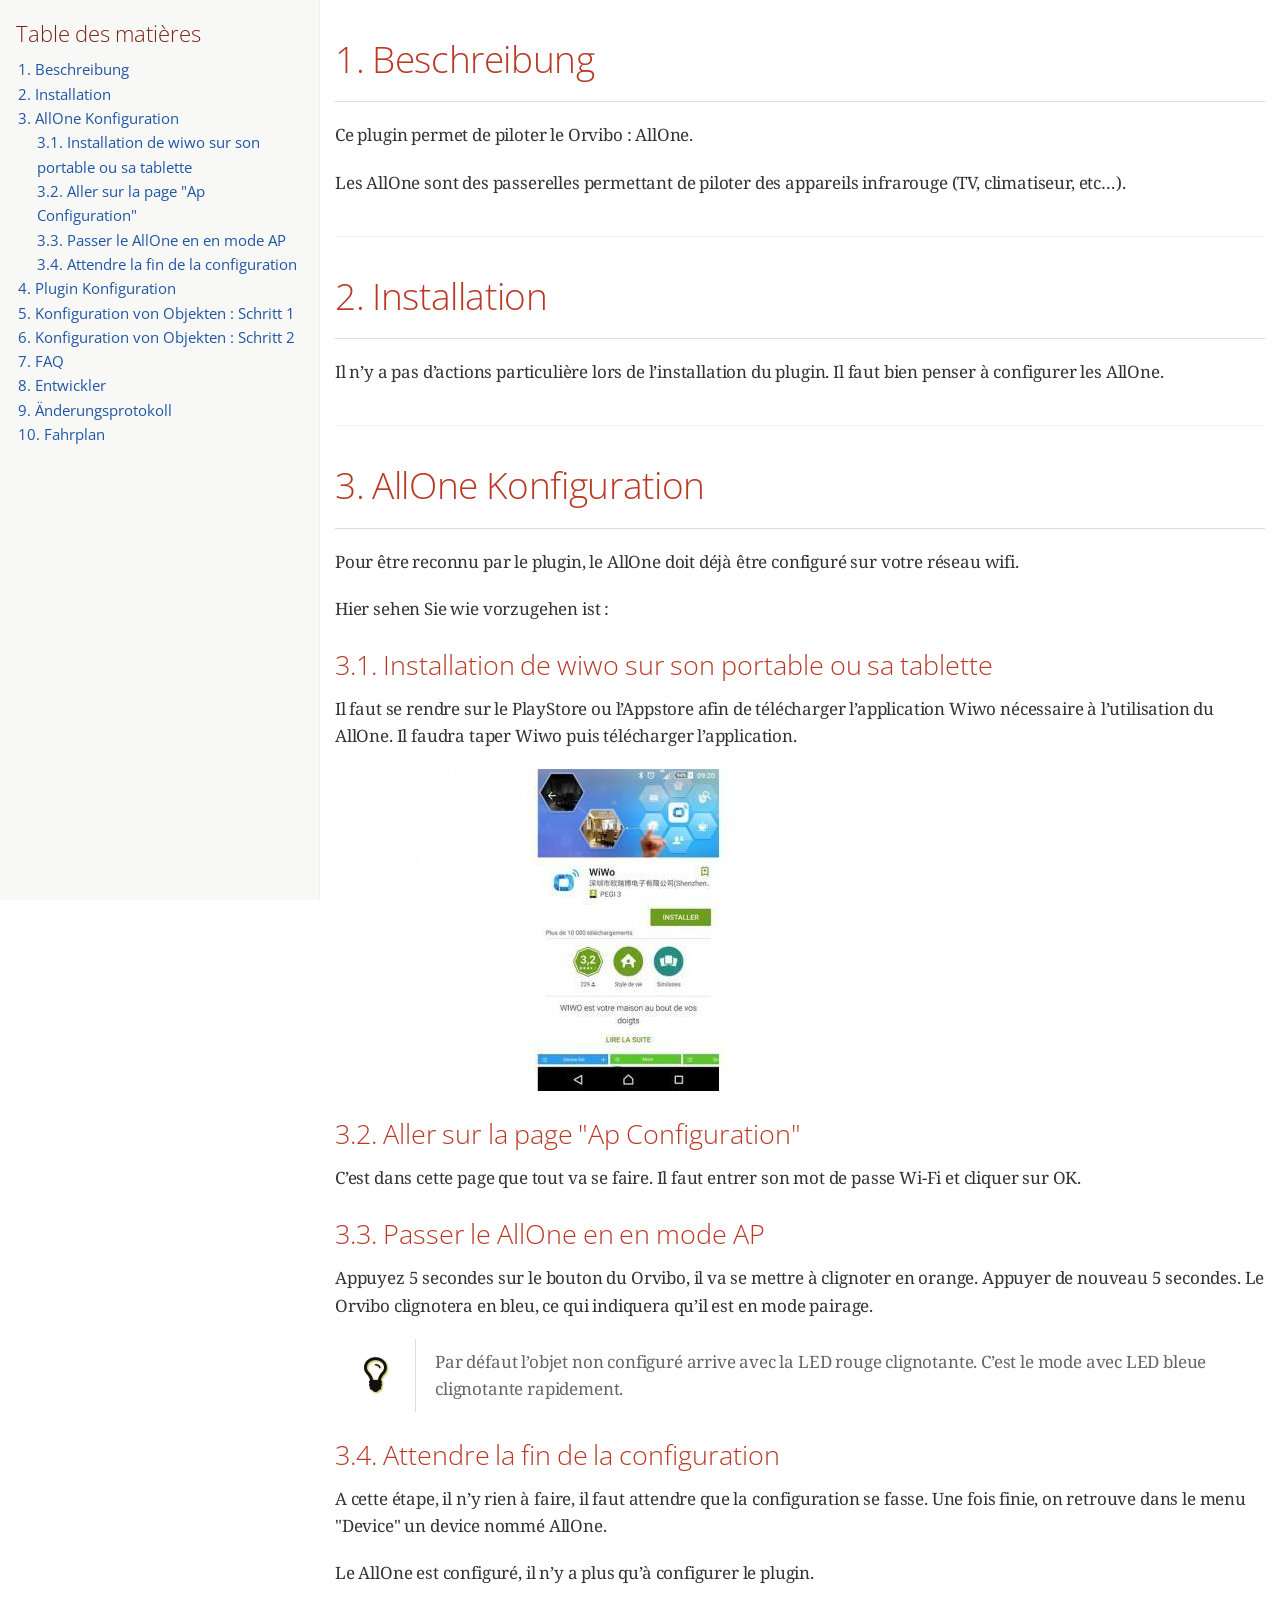
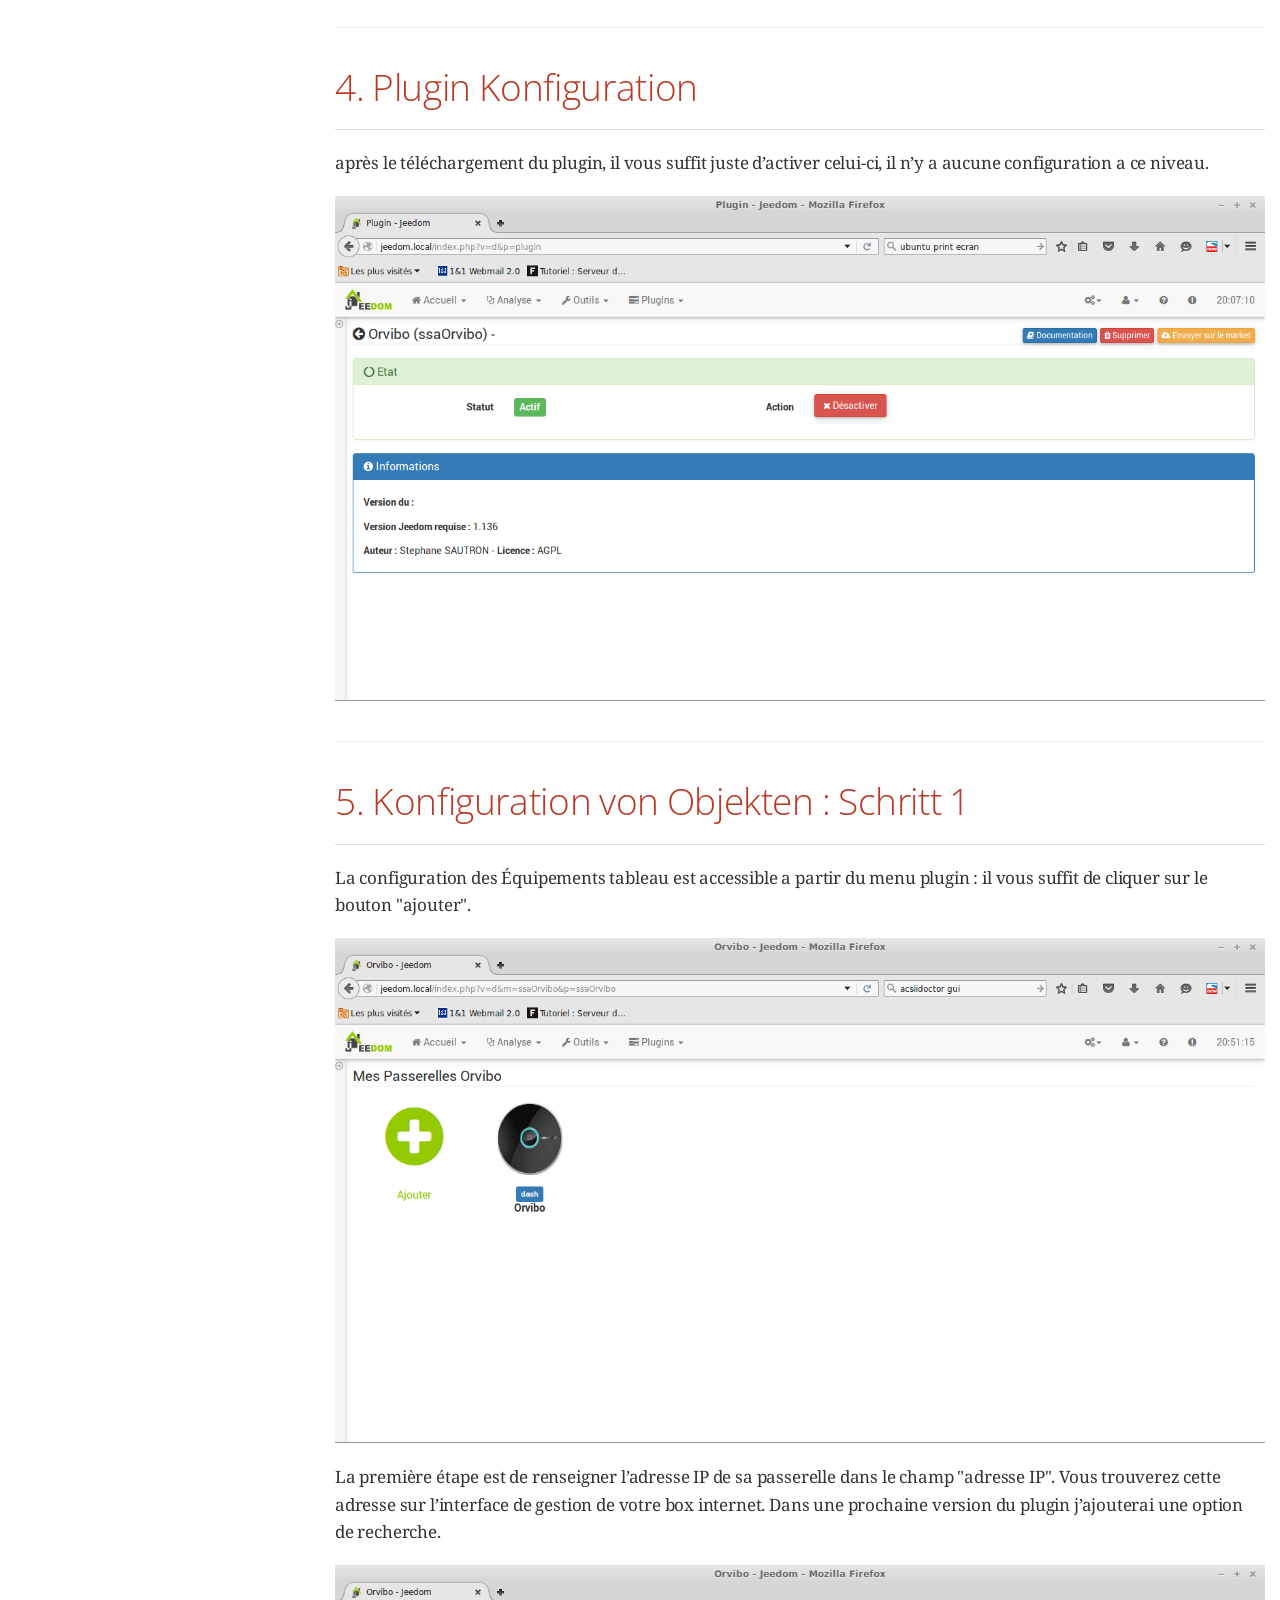
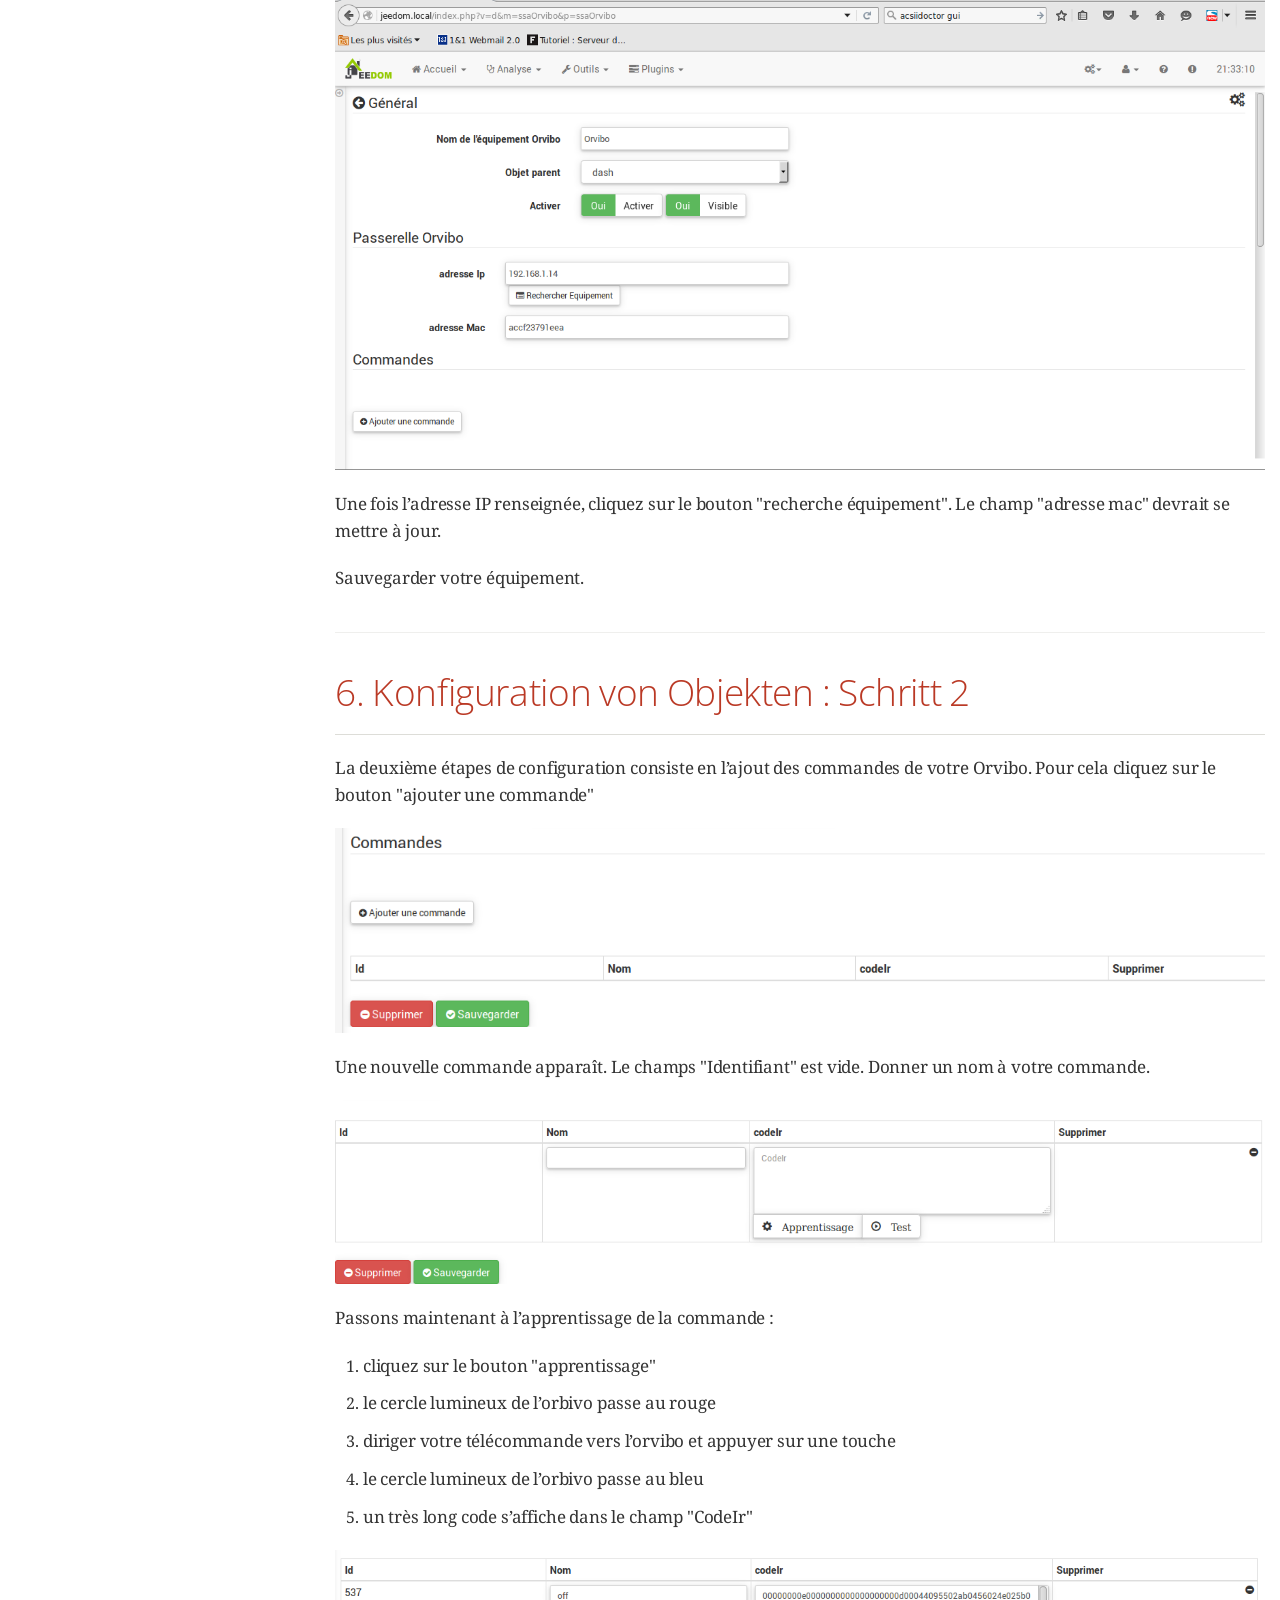
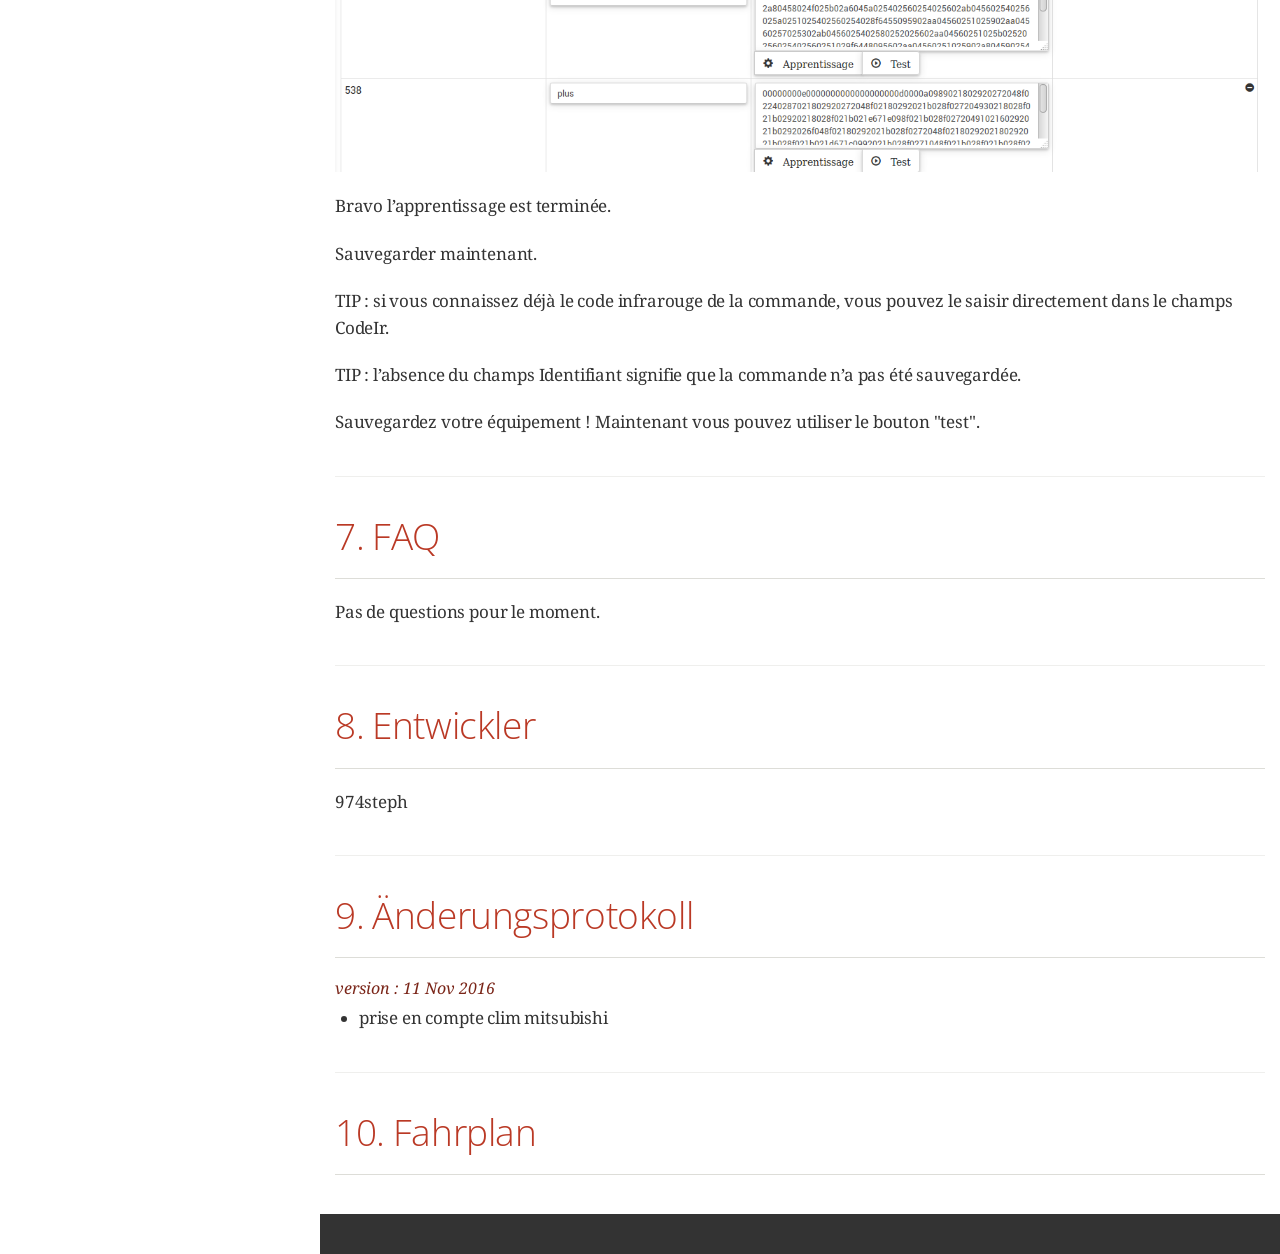
<file: doc/de_DE/index.html>
<!DOCTYPE html>
<html lang="en">
<head>
<meta charset="UTF-8">
<!--[if IE]><meta http-equiv="X-UA-Compatible" content="IE=edge"><![endif]-->
<meta name="viewport" content="width=device-width, initial-scale=1.0">
<meta name="generator" content="Asciidoctor 1.5.3.dev">
<title>guide</title>
<link rel="stylesheet" href="https://fonts.googleapis.com/css?family=Open+Sans:300,300italic,400,400italic,600,600italic%7CNoto+Serif:400,400italic,700,700italic%7CDroid+Sans+Mono:400,700">
<style>
/* Asciidoctor default stylesheet | MIT License | http://asciidoctor.org */
/* Remove the comments around the @import statement below when using this as a custom stylesheet */
/*@import "https://fonts.googleapis.com/css?family=Open+Sans:300,300italic,400,400italic,600,600italic%7CNoto+Serif:400,400italic,700,700italic%7CDroid+Sans+Mono:400,700";*/
article,aside,details,figcaption,figure,footer,header,hgroup,main,nav,section,summary{display:block}
audio,canvas,video{display:inline-block}
audio:not([controls]){display:none;height:0}
[hidden],template{display:none}
script{display:none!important}
html{font-family:sans-serif;-ms-text-size-adjust:100%;-webkit-text-size-adjust:100%}
body{margin:0}
a{background:transparent}
a:focus{outline:thin dotted}
a:active,a:hover{outline:0}
h1{font-size:2em;margin:.67em 0}
abbr[title]{border-bottom:1px dotted}
b,strong{font-weight:bold}
dfn{font-style:italic}
hr{-moz-box-sizing:content-box;box-sizing:content-box;height:0}
mark{background:#ff0;color:#000}
code,kbd,pre,samp{font-family:monospace;font-size:1em}
pre{white-space:pre-wrap}
q{quotes:"\201C" "\201D" "\2018" "\2019"}
small{font-size:80%}
sub,sup{font-size:75%;line-height:0;position:relative;vertical-align:baseline}
sup{top:-.5em}
sub{bottom:-.25em}
img{border:0}
svg:not(:root){overflow:hidden}
figure{margin:0}
fieldset{border:1px solid silver;margin:0 2px;padding:.35em .625em .75em}
legend{border:0;padding:0}
button,input,select,textarea{font-family:inherit;font-size:100%;margin:0}
button,input{line-height:normal}
button,select{text-transform:none}
button,html input[type="button"],input[type="reset"],input[type="submit"]{-webkit-appearance:button;cursor:pointer}
button[disabled],html input[disabled]{cursor:default}
input[type="checkbox"],input[type="radio"]{box-sizing:border-box;padding:0}
input[type="search"]{-webkit-appearance:textfield;-moz-box-sizing:content-box;-webkit-box-sizing:content-box;box-sizing:content-box}
input[type="search"]::-webkit-search-cancel-button,input[type="search"]::-webkit-search-decoration{-webkit-appearance:none}
button::-moz-focus-inner,input::-moz-focus-inner{border:0;padding:0}
textarea{overflow:auto;vertical-align:top}
table{border-collapse:collapse;border-spacing:0}
*,*:before,*:after{-moz-box-sizing:border-box;-webkit-box-sizing:border-box;box-sizing:border-box}
html,body{font-size:100%}
body{background:#fff;color:rgba(0,0,0,.8);padding:0;margin:0;font-family:"Noto Serif","DejaVu Serif",serif;font-weight:400;font-style:normal;line-height:1;position:relative;cursor:auto}
a:hover{cursor:pointer}
img,object,embed{max-width:100%;height:auto}
object,embed{height:100%}
img{-ms-interpolation-mode:bicubic}
#map_canvas img,#map_canvas embed,#map_canvas object,.map_canvas img,.map_canvas embed,.map_canvas object{max-width:none!important}
.left{float:left!important}
.right{float:right!important}
.text-left{text-align:left!important}
.text-right{text-align:right!important}
.text-center{text-align:center!important}
.text-justify{text-align:justify!important}
.hide{display:none}
.antialiased,body{-webkit-font-smoothing:antialiased}
img{display:inline-block;vertical-align:middle}
textarea{height:auto;min-height:50px}
select{width:100%}
p.lead,.paragraph.lead>p,#preamble>.sectionbody>.paragraph:first-of-type p{font-size:1.21875em;line-height:1.6}
.subheader,.admonitionblock td.content>.title,.audioblock>.title,.exampleblock>.title,.imageblock>.title,.listingblock>.title,.literalblock>.title,.stemblock>.title,.openblock>.title,.paragraph>.title,.quoteblock>.title,table.tableblock>.title,.verseblock>.title,.videoblock>.title,.dlist>.title,.olist>.title,.ulist>.title,.qlist>.title,.hdlist>.title{line-height:1.45;color:#7a2518;font-weight:400;margin-top:0;margin-bottom:.25em}
div,dl,dt,dd,ul,ol,li,h1,h2,h3,#toctitle,.sidebarblock>.content>.title,h4,h5,h6,pre,form,p,blockquote,th,td{margin:0;padding:0;direction:ltr}
a{color:#2156a5;text-decoration:underline;line-height:inherit}
a:hover,a:focus{color:#1d4b8f}
a img{border:none}
p{font-family:inherit;font-weight:400;font-size:1em;line-height:1.6;margin-bottom:1.25em;text-rendering:optimizeLegibility}
p aside{font-size:.875em;line-height:1.35;font-style:italic}
h1,h2,h3,#toctitle,.sidebarblock>.content>.title,h4,h5,h6{font-family:"Open Sans","DejaVu Sans",sans-serif;font-weight:300;font-style:normal;color:#ba3925;text-rendering:optimizeLegibility;margin-top:1em;margin-bottom:.5em;line-height:1.0125em}
h1 small,h2 small,h3 small,#toctitle small,.sidebarblock>.content>.title small,h4 small,h5 small,h6 small{font-size:60%;color:#e99b8f;line-height:0}
h1{font-size:2.125em}
h2{font-size:1.6875em}
h3,#toctitle,.sidebarblock>.content>.title{font-size:1.375em}
h4,h5{font-size:1.125em}
h6{font-size:1em}
hr{border:solid #ddddd8;border-width:1px 0 0;clear:both;margin:1.25em 0 1.1875em;height:0}
em,i{font-style:italic;line-height:inherit}
strong,b{font-weight:bold;line-height:inherit}
small{font-size:60%;line-height:inherit}
code{font-family:"Droid Sans Mono","DejaVu Sans Mono",monospace;font-weight:400;color:rgba(0,0,0,.9)}
ul,ol,dl{font-size:1em;line-height:1.6;margin-bottom:1.25em;list-style-position:outside;font-family:inherit}
ul,ol,ul.no-bullet,ol.no-bullet{margin-left:1.5em}
ul li ul,ul li ol{margin-left:1.25em;margin-bottom:0;font-size:1em}
ul.square li ul,ul.circle li ul,ul.disc li ul{list-style:inherit}
ul.square{list-style-type:square}
ul.circle{list-style-type:circle}
ul.disc{list-style-type:disc}
ul.no-bullet{list-style:none}
ol li ul,ol li ol{margin-left:1.25em;margin-bottom:0}
dl dt{margin-bottom:.3125em;font-weight:bold}
dl dd{margin-bottom:1.25em}
abbr,acronym{text-transform:uppercase;font-size:90%;color:rgba(0,0,0,.8);border-bottom:1px dotted #ddd;cursor:help}
abbr{text-transform:none}
blockquote{margin:0 0 1.25em;padding:.5625em 1.25em 0 1.1875em;border-left:1px solid #ddd}
blockquote cite{display:block;font-size:.9375em;color:rgba(0,0,0,.6)}
blockquote cite:before{content:"\2014 \0020"}
blockquote cite a,blockquote cite a:visited{color:rgba(0,0,0,.6)}
blockquote,blockquote p{line-height:1.6;color:rgba(0,0,0,.85)}
@media only screen and (min-width:768px){h1,h2,h3,#toctitle,.sidebarblock>.content>.title,h4,h5,h6{line-height:1.2}
h1{font-size:2.75em}
h2{font-size:2.3125em}
h3,#toctitle,.sidebarblock>.content>.title{font-size:1.6875em}
h4{font-size:1.4375em}}table{background:#fff;margin-bottom:1.25em;border:solid 1px #dedede}
table thead,table tfoot{background:#f7f8f7;font-weight:bold}
table thead tr th,table thead tr td,table tfoot tr th,table tfoot tr td{padding:.5em .625em .625em;font-size:inherit;color:rgba(0,0,0,.8);text-align:left}
table tr th,table tr td{padding:.5625em .625em;font-size:inherit;color:rgba(0,0,0,.8)}
table tr.even,table tr.alt,table tr:nth-of-type(even){background:#f8f8f7}
table thead tr th,table tfoot tr th,table tbody tr td,table tr td,table tfoot tr td{display:table-cell;line-height:1.6}
h1,h2,h3,#toctitle,.sidebarblock>.content>.title,h4,h5,h6{line-height:1.2;word-spacing:-.05em}
h1 strong,h2 strong,h3 strong,#toctitle strong,.sidebarblock>.content>.title strong,h4 strong,h5 strong,h6 strong{font-weight:400}
.clearfix:before,.clearfix:after,.float-group:before,.float-group:after{content:" ";display:table}
.clearfix:after,.float-group:after{clear:both}
*:not(pre)>code{font-size:.9375em;font-style:normal!important;letter-spacing:0;padding:.1em .5ex;word-spacing:-.15em;background-color:#f7f7f8;-webkit-border-radius:4px;border-radius:4px;line-height:1.45;text-rendering:optimizeSpeed}
pre,pre>code{line-height:1.45;color:rgba(0,0,0,.9);font-family:"Droid Sans Mono","DejaVu Sans Mono",monospace;font-weight:400;text-rendering:optimizeSpeed}
.keyseq{color:rgba(51,51,51,.8)}
kbd{display:inline-block;color:rgba(0,0,0,.8);font-size:.75em;line-height:1.4;background-color:#f7f7f7;border:1px solid #ccc;-webkit-border-radius:3px;border-radius:3px;-webkit-box-shadow:0 1px 0 rgba(0,0,0,.2),0 0 0 .1em white inset;box-shadow:0 1px 0 rgba(0,0,0,.2),0 0 0 .1em #fff inset;margin:-.15em .15em 0 .15em;padding:.2em .6em .2em .5em;vertical-align:middle;white-space:nowrap}
.keyseq kbd:first-child{margin-left:0}
.keyseq kbd:last-child{margin-right:0}
.menuseq,.menu{color:rgba(0,0,0,.8)}
b.button:before,b.button:after{position:relative;top:-1px;font-weight:400}
b.button:before{content:"[";padding:0 3px 0 2px}
b.button:after{content:"]";padding:0 2px 0 3px}
p a>code:hover{color:rgba(0,0,0,.9)}
#header,#content,#footnotes,#footer{width:100%;margin-left:auto;margin-right:auto;margin-top:0;margin-bottom:0;max-width:62.5em;*zoom:1;position:relative;padding-left:.9375em;padding-right:.9375em}
#header:before,#header:after,#content:before,#content:after,#footnotes:before,#footnotes:after,#footer:before,#footer:after{content:" ";display:table}
#header:after,#content:after,#footnotes:after,#footer:after{clear:both}
#content{margin-top:1.25em}
#content:before{content:none}
#header>h1:first-child{color:rgba(0,0,0,.85);margin-top:2.25rem;margin-bottom:0}
#header>h1:first-child+#toc{margin-top:8px;border-top:1px solid #ddddd8}
#header>h1:only-child,body.toc2 #header>h1:nth-last-child(2){border-bottom:1px solid #ddddd8;padding-bottom:8px}
#header .details{border-bottom:1px solid #ddddd8;line-height:1.45;padding-top:.25em;padding-bottom:.25em;padding-left:.25em;color:rgba(0,0,0,.6);display:-ms-flexbox;display:-webkit-flex;display:flex;-ms-flex-flow:row wrap;-webkit-flex-flow:row wrap;flex-flow:row wrap}
#header .details span:first-child{margin-left:-.125em}
#header .details span.email a{color:rgba(0,0,0,.85)}
#header .details br{display:none}
#header .details br+span:before{content:"\00a0\2013\00a0"}
#header .details br+span.author:before{content:"\00a0\22c5\00a0";color:rgba(0,0,0,.85)}
#header .details br+span#revremark:before{content:"\00a0|\00a0"}
#header #revnumber{text-transform:capitalize}
#header #revnumber:after{content:"\00a0"}
#content>h1:first-child:not([class]){color:rgba(0,0,0,.85);border-bottom:1px solid #ddddd8;padding-bottom:8px;margin-top:0;padding-top:1rem;margin-bottom:1.25rem}
#toc{border-bottom:1px solid #efefed;padding-bottom:.5em}
#toc>ul{margin-left:.125em}
#toc ul.sectlevel0>li>a{font-style:italic}
#toc ul.sectlevel0 ul.sectlevel1{margin:.5em 0}
#toc ul{font-family:"Open Sans","DejaVu Sans",sans-serif;list-style-type:none}
#toc a{text-decoration:none}
#toc a:active{text-decoration:underline}
#toctitle{color:#7a2518;font-size:1.2em}
@media only screen and (min-width:768px){#toctitle{font-size:1.375em}
body.toc2{padding-left:15em;padding-right:0}
#toc.toc2{margin-top:0!important;background-color:#f8f8f7;position:fixed;width:15em;left:0;top:0;border-right:1px solid #efefed;border-top-width:0!important;border-bottom-width:0!important;z-index:1000;padding:1.25em 1em;height:100%;overflow:auto}
#toc.toc2 #toctitle{margin-top:0;font-size:1.2em}
#toc.toc2>ul{font-size:.9em;margin-bottom:0}
#toc.toc2 ul ul{margin-left:0;padding-left:1em}
#toc.toc2 ul.sectlevel0 ul.sectlevel1{padding-left:0;margin-top:.5em;margin-bottom:.5em}
body.toc2.toc-right{padding-left:0;padding-right:15em}
body.toc2.toc-right #toc.toc2{border-right-width:0;border-left:1px solid #efefed;left:auto;right:0}}@media only screen and (min-width:1280px){body.toc2{padding-left:20em;padding-right:0}
#toc.toc2{width:20em}
#toc.toc2 #toctitle{font-size:1.375em}
#toc.toc2>ul{font-size:.95em}
#toc.toc2 ul ul{padding-left:1.25em}
body.toc2.toc-right{padding-left:0;padding-right:20em}}#content #toc{border-style:solid;border-width:1px;border-color:#e0e0dc;margin-bottom:1.25em;padding:1.25em;background:#f8f8f7;-webkit-border-radius:4px;border-radius:4px}
#content #toc>:first-child{margin-top:0}
#content #toc>:last-child{margin-bottom:0}
#footer{max-width:100%;background-color:rgba(0,0,0,.8);padding:1.25em}
#footer-text{color:rgba(255,255,255,.8);line-height:1.44}
.sect1{padding-bottom:.625em}
@media only screen and (min-width:768px){.sect1{padding-bottom:1.25em}}.sect1+.sect1{border-top:1px solid #efefed}
#content h1>a.anchor,h2>a.anchor,h3>a.anchor,#toctitle>a.anchor,.sidebarblock>.content>.title>a.anchor,h4>a.anchor,h5>a.anchor,h6>a.anchor{position:absolute;z-index:1001;width:1.5ex;margin-left:-1.5ex;display:block;text-decoration:none!important;visibility:hidden;text-align:center;font-weight:400}
#content h1>a.anchor:before,h2>a.anchor:before,h3>a.anchor:before,#toctitle>a.anchor:before,.sidebarblock>.content>.title>a.anchor:before,h4>a.anchor:before,h5>a.anchor:before,h6>a.anchor:before{content:"\00A7";font-size:.85em;display:block;padding-top:.1em}
#content h1:hover>a.anchor,#content h1>a.anchor:hover,h2:hover>a.anchor,h2>a.anchor:hover,h3:hover>a.anchor,#toctitle:hover>a.anchor,.sidebarblock>.content>.title:hover>a.anchor,h3>a.anchor:hover,#toctitle>a.anchor:hover,.sidebarblock>.content>.title>a.anchor:hover,h4:hover>a.anchor,h4>a.anchor:hover,h5:hover>a.anchor,h5>a.anchor:hover,h6:hover>a.anchor,h6>a.anchor:hover{visibility:visible}
#content h1>a.link,h2>a.link,h3>a.link,#toctitle>a.link,.sidebarblock>.content>.title>a.link,h4>a.link,h5>a.link,h6>a.link{color:#ba3925;text-decoration:none}
#content h1>a.link:hover,h2>a.link:hover,h3>a.link:hover,#toctitle>a.link:hover,.sidebarblock>.content>.title>a.link:hover,h4>a.link:hover,h5>a.link:hover,h6>a.link:hover{color:#a53221}
.audioblock,.imageblock,.literalblock,.listingblock,.stemblock,.videoblock{margin-bottom:1.25em}
.admonitionblock td.content>.title,.audioblock>.title,.exampleblock>.title,.imageblock>.title,.listingblock>.title,.literalblock>.title,.stemblock>.title,.openblock>.title,.paragraph>.title,.quoteblock>.title,table.tableblock>.title,.verseblock>.title,.videoblock>.title,.dlist>.title,.olist>.title,.ulist>.title,.qlist>.title,.hdlist>.title{text-rendering:optimizeLegibility;text-align:left;font-family:"Noto Serif","DejaVu Serif",serif;font-size:1rem;font-style:italic}
table.tableblock>caption.title{white-space:nowrap;overflow:visible;max-width:0}
.paragraph.lead>p,#preamble>.sectionbody>.paragraph:first-of-type p{color:rgba(0,0,0,.85)}
table.tableblock #preamble>.sectionbody>.paragraph:first-of-type p{font-size:inherit}
.admonitionblock>table{border-collapse:separate;border:0;background:none;width:100%}
.admonitionblock>table td.icon{text-align:center;width:80px}
.admonitionblock>table td.icon img{max-width:none}
.admonitionblock>table td.icon .title{font-weight:bold;font-family:"Open Sans","DejaVu Sans",sans-serif;text-transform:uppercase}
.admonitionblock>table td.content{padding-left:1.125em;padding-right:1.25em;border-left:1px solid #ddddd8;color:rgba(0,0,0,.6)}
.admonitionblock>table td.content>:last-child>:last-child{margin-bottom:0}
.exampleblock>.content{border-style:solid;border-width:1px;border-color:#e6e6e6;margin-bottom:1.25em;padding:1.25em;background:#fff;-webkit-border-radius:4px;border-radius:4px}
.exampleblock>.content>:first-child{margin-top:0}
.exampleblock>.content>:last-child{margin-bottom:0}
.sidebarblock{border-style:solid;border-width:1px;border-color:#e0e0dc;margin-bottom:1.25em;padding:1.25em;background:#f8f8f7;-webkit-border-radius:4px;border-radius:4px}
.sidebarblock>:first-child{margin-top:0}
.sidebarblock>:last-child{margin-bottom:0}
.sidebarblock>.content>.title{color:#7a2518;margin-top:0;text-align:center}
.exampleblock>.content>:last-child>:last-child,.exampleblock>.content .olist>ol>li:last-child>:last-child,.exampleblock>.content .ulist>ul>li:last-child>:last-child,.exampleblock>.content .qlist>ol>li:last-child>:last-child,.sidebarblock>.content>:last-child>:last-child,.sidebarblock>.content .olist>ol>li:last-child>:last-child,.sidebarblock>.content .ulist>ul>li:last-child>:last-child,.sidebarblock>.content .qlist>ol>li:last-child>:last-child{margin-bottom:0}
.literalblock pre,.listingblock pre:not(.highlight),.listingblock pre[class="highlight"],.listingblock pre[class^="highlight "],.listingblock pre.CodeRay,.listingblock pre.prettyprint{background:#f7f7f8}
.sidebarblock .literalblock pre,.sidebarblock .listingblock pre:not(.highlight),.sidebarblock .listingblock pre[class="highlight"],.sidebarblock .listingblock pre[class^="highlight "],.sidebarblock .listingblock pre.CodeRay,.sidebarblock .listingblock pre.prettyprint{background:#f2f1f1}
.literalblock pre,.literalblock pre[class],.listingblock pre,.listingblock pre[class]{-webkit-border-radius:4px;border-radius:4px;word-wrap:break-word;padding:1em;font-size:.8125em}
.literalblock pre.nowrap,.literalblock pre[class].nowrap,.listingblock pre.nowrap,.listingblock pre[class].nowrap{overflow-x:auto;white-space:pre;word-wrap:normal}
@media only screen and (min-width:768px){.literalblock pre,.literalblock pre[class],.listingblock pre,.listingblock pre[class]{font-size:.90625em}}@media only screen and (min-width:1280px){.literalblock pre,.literalblock pre[class],.listingblock pre,.listingblock pre[class]{font-size:1em}}.literalblock.output pre{color:#f7f7f8;background-color:rgba(0,0,0,.9)}
.listingblock pre.highlightjs{padding:0}
.listingblock pre.highlightjs>code{padding:1em;-webkit-border-radius:4px;border-radius:4px}
.listingblock pre.prettyprint{border-width:0}
.listingblock>.content{position:relative}
.listingblock code[data-lang]:before{display:none;content:attr(data-lang);position:absolute;font-size:.75em;top:.425rem;right:.5rem;line-height:1;text-transform:uppercase;color:#999}
.listingblock:hover code[data-lang]:before{display:block}
.listingblock.terminal pre .command:before{content:attr(data-prompt);padding-right:.5em;color:#999}
.listingblock.terminal pre .command:not([data-prompt]):before{content:"$"}
table.pyhltable{border-collapse:separate;border:0;margin-bottom:0;background:none}
table.pyhltable td{vertical-align:top;padding-top:0;padding-bottom:0}
table.pyhltable td.code{padding-left:.75em;padding-right:0}
pre.pygments .lineno,table.pyhltable td:not(.code){color:#999;padding-left:0;padding-right:.5em;border-right:1px solid #ddddd8}
pre.pygments .lineno{display:inline-block;margin-right:.25em}
table.pyhltable .linenodiv{background:none!important;padding-right:0!important}
.quoteblock{margin:0 1em 1.25em 1.5em;display:table}
.quoteblock>.title{margin-left:-1.5em;margin-bottom:.75em}
.quoteblock blockquote,.quoteblock blockquote p{color:rgba(0,0,0,.85);font-size:1.15rem;line-height:1.75;word-spacing:.1em;letter-spacing:0;font-style:italic;text-align:justify}
.quoteblock blockquote{margin:0;padding:0;border:0}
.quoteblock blockquote:before{content:"\201c";float:left;font-size:2.75em;font-weight:bold;line-height:.6em;margin-left:-.6em;color:#7a2518;text-shadow:0 1px 2px rgba(0,0,0,.1)}
.quoteblock blockquote>.paragraph:last-child p{margin-bottom:0}
.quoteblock .attribution{margin-top:.5em;margin-right:.5ex;text-align:right}
.quoteblock .quoteblock{margin-left:0;margin-right:0;padding:.5em 0;border-left:3px solid rgba(0,0,0,.6)}
.quoteblock .quoteblock blockquote{padding:0 0 0 .75em}
.quoteblock .quoteblock blockquote:before{display:none}
.verseblock{margin:0 1em 1.25em 1em}
.verseblock pre{font-family:"Open Sans","DejaVu Sans",sans;font-size:1.15rem;color:rgba(0,0,0,.85);font-weight:300;text-rendering:optimizeLegibility}
.verseblock pre strong{font-weight:400}
.verseblock .attribution{margin-top:1.25rem;margin-left:.5ex}
.quoteblock .attribution,.verseblock .attribution{font-size:.9375em;line-height:1.45;font-style:italic}
.quoteblock .attribution br,.verseblock .attribution br{display:none}
.quoteblock .attribution cite,.verseblock .attribution cite{display:block;letter-spacing:-.05em;color:rgba(0,0,0,.6)}
.quoteblock.abstract{margin:0 0 1.25em 0;display:block}
.quoteblock.abstract blockquote,.quoteblock.abstract blockquote p{text-align:left;word-spacing:0}
.quoteblock.abstract blockquote:before,.quoteblock.abstract blockquote p:first-of-type:before{display:none}
table.tableblock{max-width:100%;border-collapse:separate}
table.tableblock td>.paragraph:last-child p>p:last-child,table.tableblock th>p:last-child,table.tableblock td>p:last-child{margin-bottom:0}
table.spread{width:100%}
table.tableblock,th.tableblock,td.tableblock{border:0 solid #dedede}
table.grid-all th.tableblock,table.grid-all td.tableblock{border-width:0 1px 1px 0}
table.grid-all tfoot>tr>th.tableblock,table.grid-all tfoot>tr>td.tableblock{border-width:1px 1px 0 0}
table.grid-cols th.tableblock,table.grid-cols td.tableblock{border-width:0 1px 0 0}
table.grid-all *>tr>.tableblock:last-child,table.grid-cols *>tr>.tableblock:last-child{border-right-width:0}
table.grid-rows th.tableblock,table.grid-rows td.tableblock{border-width:0 0 1px 0}
table.grid-all tbody>tr:last-child>th.tableblock,table.grid-all tbody>tr:last-child>td.tableblock,table.grid-all thead:last-child>tr>th.tableblock,table.grid-rows tbody>tr:last-child>th.tableblock,table.grid-rows tbody>tr:last-child>td.tableblock,table.grid-rows thead:last-child>tr>th.tableblock{border-bottom-width:0}
table.grid-rows tfoot>tr>th.tableblock,table.grid-rows tfoot>tr>td.tableblock{border-width:1px 0 0 0}
table.frame-all{border-width:1px}
table.frame-sides{border-width:0 1px}
table.frame-topbot{border-width:1px 0}
th.halign-left,td.halign-left{text-align:left}
th.halign-right,td.halign-right{text-align:right}
th.halign-center,td.halign-center{text-align:center}
th.valign-top,td.valign-top{vertical-align:top}
th.valign-bottom,td.valign-bottom{vertical-align:bottom}
th.valign-middle,td.valign-middle{vertical-align:middle}
table thead th,table tfoot th{font-weight:bold}
tbody tr th{display:table-cell;line-height:1.6;background:#f7f8f7}
tbody tr th,tbody tr th p,tfoot tr th,tfoot tr th p{color:rgba(0,0,0,.8);font-weight:bold}
p.tableblock>code:only-child{background:none;padding:0}
p.tableblock{font-size:1em}
td>div.verse{white-space:pre}
ol{margin-left:1.75em}
ul li ol{margin-left:1.5em}
dl dd{margin-left:1.125em}
dl dd:last-child,dl dd:last-child>:last-child{margin-bottom:0}
ol>li p,ul>li p,ul dd,ol dd,.olist .olist,.ulist .ulist,.ulist .olist,.olist .ulist{margin-bottom:.625em}
ul.unstyled,ol.unnumbered,ul.checklist,ul.none{list-style-type:none}
ul.unstyled,ol.unnumbered,ul.checklist{margin-left:.625em}
ul.checklist li>p:first-child>.fa-square-o:first-child,ul.checklist li>p:first-child>.fa-check-square-o:first-child{width:1em;font-size:.85em}
ul.checklist li>p:first-child>input[type="checkbox"]:first-child{width:1em;position:relative;top:1px}
ul.inline{margin:0 auto .625em auto;margin-left:-1.375em;margin-right:0;padding:0;list-style:none;overflow:hidden}
ul.inline>li{list-style:none;float:left;margin-left:1.375em;display:block}
ul.inline>li>*{display:block}
.unstyled dl dt{font-weight:400;font-style:normal}
ol.arabic{list-style-type:decimal}
ol.decimal{list-style-type:decimal-leading-zero}
ol.loweralpha{list-style-type:lower-alpha}
ol.upperalpha{list-style-type:upper-alpha}
ol.lowerroman{list-style-type:lower-roman}
ol.upperroman{list-style-type:upper-roman}
ol.lowergreek{list-style-type:lower-greek}
.hdlist>table,.colist>table{border:0;background:none}
.hdlist>table>tbody>tr,.colist>table>tbody>tr{background:none}
td.hdlist1{padding-right:.75em;font-weight:bold}
td.hdlist1,td.hdlist2{vertical-align:top}
.literalblock+.colist,.listingblock+.colist{margin-top:-.5em}
.colist>table tr>td:first-of-type{padding:0 .75em;line-height:1}
.colist>table tr>td:last-of-type{padding:.25em 0}
.thumb,.th{line-height:0;display:inline-block;border:solid 4px #fff;-webkit-box-shadow:0 0 0 1px #ddd;box-shadow:0 0 0 1px #ddd}
.imageblock.left,.imageblock[style*="float: left"]{margin:.25em .625em 1.25em 0}
.imageblock.right,.imageblock[style*="float: right"]{margin:.25em 0 1.25em .625em}
.imageblock>.title{margin-bottom:0}
.imageblock.thumb,.imageblock.th{border-width:6px}
.imageblock.thumb>.title,.imageblock.th>.title{padding:0 .125em}
.image.left,.image.right{margin-top:.25em;margin-bottom:.25em;display:inline-block;line-height:0}
.image.left{margin-right:.625em}
.image.right{margin-left:.625em}
a.image{text-decoration:none}
span.footnote,span.footnoteref{vertical-align:super;font-size:.875em}
span.footnote a,span.footnoteref a{text-decoration:none}
span.footnote a:active,span.footnoteref a:active{text-decoration:underline}
#footnotes{padding-top:.75em;padding-bottom:.75em;margin-bottom:.625em}
#footnotes hr{width:20%;min-width:6.25em;margin:-.25em 0 .75em 0;border-width:1px 0 0 0}
#footnotes .footnote{padding:0 .375em;line-height:1.3;font-size:.875em;margin-left:1.2em;text-indent:-1.2em;margin-bottom:.2em}
#footnotes .footnote a:first-of-type{font-weight:bold;text-decoration:none}
#footnotes .footnote:last-of-type{margin-bottom:0}
#content #footnotes{margin-top:-.625em;margin-bottom:0;padding:.75em 0}
.gist .file-data>table{border:0;background:#fff;width:100%;margin-bottom:0}
.gist .file-data>table td.line-data{width:99%}
div.unbreakable{page-break-inside:avoid}
.big{font-size:larger}
.small{font-size:smaller}
.underline{text-decoration:underline}
.overline{text-decoration:overline}
.line-through{text-decoration:line-through}
.aqua{color:#00bfbf}
.aqua-background{background-color:#00fafa}
.black{color:#000}
.black-background{background-color:#000}
.blue{color:#0000bf}
.blue-background{background-color:#0000fa}
.fuchsia{color:#bf00bf}
.fuchsia-background{background-color:#fa00fa}
.gray{color:#606060}
.gray-background{background-color:#7d7d7d}
.green{color:#006000}
.green-background{background-color:#007d00}
.lime{color:#00bf00}
.lime-background{background-color:#00fa00}
.maroon{color:#600000}
.maroon-background{background-color:#7d0000}
.navy{color:#000060}
.navy-background{background-color:#00007d}
.olive{color:#606000}
.olive-background{background-color:#7d7d00}
.purple{color:#600060}
.purple-background{background-color:#7d007d}
.red{color:#bf0000}
.red-background{background-color:#fa0000}
.silver{color:#909090}
.silver-background{background-color:#bcbcbc}
.teal{color:#006060}
.teal-background{background-color:#007d7d}
.white{color:#bfbfbf}
.white-background{background-color:#fafafa}
.yellow{color:#bfbf00}
.yellow-background{background-color:#fafa00}
span.icon>.fa{cursor:default}
.admonitionblock td.icon [class^="fa icon-"]{font-size:2.5em;text-shadow:1px 1px 2px rgba(0,0,0,.5);cursor:default}
.admonitionblock td.icon .icon-note:before{content:"\f05a";color:#19407c}
.admonitionblock td.icon .icon-tip:before{content:"\f0eb";text-shadow:1px 1px 2px rgba(155,155,0,.8);color:#111}
.admonitionblock td.icon .icon-warning:before{content:"\f071";color:#bf6900}
.admonitionblock td.icon .icon-caution:before{content:"\f06d";color:#bf3400}
.admonitionblock td.icon .icon-important:before{content:"\f06a";color:#bf0000}
.conum[data-value]{display:inline-block;color:#fff!important;background-color:rgba(0,0,0,.8);-webkit-border-radius:100px;border-radius:100px;text-align:center;font-size:.75em;width:1.67em;height:1.67em;line-height:1.67em;font-family:"Open Sans","DejaVu Sans",sans-serif;font-style:normal;font-weight:bold}
.conum[data-value] *{color:#fff!important}
.conum[data-value]+b{display:none}
.conum[data-value]:after{content:attr(data-value)}
pre .conum[data-value]{position:relative;top:-.125em}
b.conum *{color:inherit!important}
.conum:not([data-value]):empty{display:none}
h1,h2{letter-spacing:-.01em}
dt,th.tableblock,td.content{text-rendering:optimizeLegibility}
p,td.content{letter-spacing:-.01em}
p strong,td.content strong{letter-spacing:-.005em}
p,blockquote,dt,td.content{font-size:1.0625rem}
p{margin-bottom:1.25rem}
.sidebarblock p,.sidebarblock dt,.sidebarblock td.content,p.tableblock{font-size:1em}
.exampleblock>.content{background-color:#fffef7;border-color:#e0e0dc;-webkit-box-shadow:0 1px 4px #e0e0dc;box-shadow:0 1px 4px #e0e0dc}
.print-only{display:none!important}
@media print{@page{margin:1.25cm .75cm}
*{-webkit-box-shadow:none!important;box-shadow:none!important;text-shadow:none!important}
a{color:inherit!important;text-decoration:underline!important}
a.bare,a[href^="#"],a[href^="mailto:"]{text-decoration:none!important}
a[href^="http:"]:not(.bare):after,a[href^="https:"]:not(.bare):after{content:"(" attr(href) ")";display:inline-block;font-size:.875em;padding-left:.25em}
abbr[title]:after{content:" (" attr(title) ")"}
pre,blockquote,tr,img{page-break-inside:avoid}
thead{display:table-header-group}
img{max-width:100%!important}
p,blockquote,dt,td.content{font-size:1em;orphans:3;widows:3}
h2,h3,#toctitle,.sidebarblock>.content>.title{page-break-after:avoid}
#toc,.sidebarblock,.exampleblock>.content{background:none!important}
#toc{border-bottom:1px solid #ddddd8!important;padding-bottom:0!important}
.sect1{padding-bottom:0!important}
.sect1+.sect1{border:0!important}
#header>h1:first-child{margin-top:1.25rem}
body.book #header{text-align:center}
body.book #header>h1:first-child{border:0!important;margin:2.5em 0 1em 0}
body.book #header .details{border:0!important;display:block;padding:0!important}
body.book #header .details span:first-child{margin-left:0!important}
body.book #header .details br{display:block}
body.book #header .details br+span:before{content:none!important}
body.book #toc{border:0!important;text-align:left!important;padding:0!important;margin:0!important}
body.book #toc,body.book #preamble,body.book h1.sect0,body.book .sect1>h2{page-break-before:always}
.listingblock code[data-lang]:before{display:block}
#footer{background:none!important;padding:0 .9375em}
#footer-text{color:rgba(0,0,0,.6)!important;font-size:.9em}
.hide-on-print{display:none!important}
.print-only{display:block!important}
.hide-for-print{display:none!important}
.show-for-print{display:inherit!important}}
</style>
<link rel="stylesheet" href="https://cdnjs.cloudflare.com/ajax/libs/font-awesome/4.3.0/css/font-awesome.min.css">
</head>
<body class="article toc2 toc-left">
<div id="header">
<div id="toc" class="toc2">
<div id="toctitle">Table des matières</div>
<ul class="sectlevel1">
<li><a href="#_beschreibung">1. Beschreibung</a></li>
<li><a href="#_installation">2. Installation</a></li>
<li><a href="#_allone_konfiguration">3. AllOne Konfiguration</a>
<ul class="sectlevel2">
<li><a href="#_installation_de_wiwo_sur_son_portable_ou_sa_tablette">3.1. Installation de wiwo sur son portable ou sa tablette</a></li>
<li><a href="#_aller_sur_la_page_ap_configuration">3.2. Aller sur la page "Ap Configuration"</a></li>
<li><a href="#_passer_le_allone_en_en_mode_ap">3.3. Passer le AllOne en  en mode AP</a></li>
<li><a href="#_attendre_la_fin_de_la_configuration">3.4. Attendre la fin de la configuration</a></li>
</ul>
</li>
<li><a href="#_plugin_konfiguration">4. Plugin Konfiguration</a></li>
<li><a href="#_konfiguration_von_objekten_schritt_1">5. Konfiguration von Objekten : Schritt 1</a></li>
<li><a href="#_konfiguration_von_objekten_schritt_2">6. Konfiguration von Objekten : Schritt 2</a></li>
<li><a href="#_faq">7. FAQ</a></li>
<li><a href="#_entwickler">8. Entwickler</a></li>
<li><a href="#_Änderungsprotokoll">9. Änderungsprotokoll</a></li>
<li><a href="#_fahrplan">10. Fahrplan</a></li>
</ul>
</div>
</div>
<div id="content">
<div class="sect1">
<h2 id="_beschreibung">1. Beschreibung</h2>
<div class="sectionbody">
<hr>
<div class="paragraph">
<p>Ce plugin permet de piloter le Orvibo : AllOne.</p>
</div>
<div class="paragraph">
<p>Les AllOne sont des passerelles permettant de piloter des appareils infrarouge (TV, climatiseur, etc&#8230;&#8203;).</p>
</div>
</div>
</div>
<div class="sect1">
<h2 id="_installation">2. Installation</h2>
<div class="sectionbody">
<hr>
<div class="paragraph">
<p>Il n&#8217;y a pas d&#8217;actions particulière lors  de l&#8217;installation du plugin.
Il faut bien penser à configurer les AllOne.</p>
</div>
</div>
</div>
<div class="sect1">
<h2 id="_allone_konfiguration">3. AllOne Konfiguration</h2>
<div class="sectionbody">
<hr>
<div class="paragraph">
<p>Pour être reconnu par le plugin, le AllOne doit déjà être configuré sur votre réseau wifi.</p>
</div>
<div class="paragraph">
<p>Hier sehen Sie wie vorzugehen ist :</p>
</div>
<div class="sect2">
<h3 id="_installation_de_wiwo_sur_son_portable_ou_sa_tablette">3.1. Installation de wiwo sur son portable ou sa tablette</h3>
<div class="paragraph">
<p>Il faut se rendre sur le PlayStore ou l’Appstore afin de télécharger l’application Wiwo nécessaire à l’utilisation du AllOne.
Il faudra taper Wiwo puis télécharger l’application.</p>
</div>
<div class="imageblock">
<div class="content">
<img src="../images/wiwo.jpg" alt="wiwo">
</div>
</div>
</div>
<div class="sect2">
<h3 id="_aller_sur_la_page_ap_configuration">3.2. Aller sur la page "Ap Configuration"</h3>
<div class="paragraph">
<p>C’est dans cette page que tout va se faire.
Il faut entrer son  mot de passe Wi-Fi et cliquer sur OK.</p>
</div>
</div>
<div class="sect2">
<h3 id="_passer_le_allone_en_en_mode_ap">3.3. Passer le AllOne en  en mode AP</h3>
<div class="paragraph">
<p>Appuyez 5 secondes sur le bouton du Orvibo, il va se mettre à clignoter en orange.
Appuyer de nouveau 5 secondes. Le Orvibo clignotera en bleu, ce qui indiquera qu’il est en mode pairage.</p>
</div>
<div class="admonitionblock tip">
<table>
<tr>
<td class="icon">
<i class="fa icon-tip" title="Tip"></i>
</td>
<td class="content">
Par défaut l’objet non configuré arrive avec la LED rouge clignotante.
C’est le mode avec LED  bleue clignotante rapidement.
</td>
</tr>
</table>
</div>
</div>
<div class="sect2">
<h3 id="_attendre_la_fin_de_la_configuration">3.4. Attendre la fin de la configuration</h3>
<div class="paragraph">
<p>A cette étape, il n&#8217;y rien à faire,
il faut attendre que la configuration se fasse.
Une fois finie, on retrouve dans le menu "Device" un device nommé AllOne.</p>
</div>
<div class="paragraph">
<p>Le AllOne est configuré, il n&#8217;y a plus qu&#8217;à configurer le plugin.</p>
</div>
</div>
</div>
</div>
<div class="sect1">
<h2 id="_plugin_konfiguration">4. Plugin Konfiguration</h2>
<div class="sectionbody">
<hr>
<div class="paragraph">
<p>après le téléchargement du plugin, il vous suffit juste d&#8217;activer celui-ci, il n&#8217;y a aucune configuration a ce niveau.</p>
</div>
<div class="imageblock">
<div class="content">
<img src="../images/plugin.png" alt="plugin">
</div>
</div>
</div>
</div>
<div class="sect1">
<h2 id="_konfiguration_von_objekten_schritt_1">5. Konfiguration von Objekten : Schritt 1</h2>
<div class="sectionbody">
<hr>
<div class="paragraph">
<p>La configuration des Équipements tableau est accessible a partir du menu plugin :
il vous suffit de cliquer sur le bouton "ajouter".</p>
</div>
<div class="imageblock">
<div class="content">
<img src="../images/plugin2.png" alt="plugin2">
</div>
</div>
<div class="paragraph">
<p>La première étape est de renseigner l&#8217;adresse IP de sa passerelle dans le champ "adresse IP".
Vous trouverez cette adresse sur l&#8217;interface de gestion de votre box internet.
Dans une prochaine version du plugin j&#8217;ajouterai une option de recherche.</p>
</div>
<div class="imageblock">
<div class="content">
<img src="../images/plugin3.png" alt="plugin3">
</div>
</div>
<div class="paragraph">
<p>Une fois l&#8217;adresse IP renseignée, cliquez sur le bouton "recherche équipement". Le champ "adresse mac" devrait se mettre à jour.</p>
</div>
<div class="paragraph">
<p>Sauvegarder votre équipement.</p>
</div>
</div>
</div>
<div class="sect1">
<h2 id="_konfiguration_von_objekten_schritt_2">6. Konfiguration von Objekten : Schritt 2</h2>
<div class="sectionbody">
<hr>
<div class="paragraph">
<p>La deuxième étapes de configuration consiste en l&#8217;ajout des commandes de votre Orvibo.
Pour cela cliquez sur le bouton "ajouter une commande"</p>
</div>
<div class="imageblock">
<div class="content">
<img src="../images/plugin4.png" alt="plugin4">
</div>
</div>
<div class="paragraph">
<p>Une nouvelle commande apparaît. Le champs "Identifiant" est vide.
Donner un nom à votre commande.</p>
</div>
<div class="imageblock">
<div class="content">
<img src="../images/plugin5.png" alt="plugin5">
</div>
</div>
<div class="paragraph">
<p>Passons maintenant à l&#8217;apprentissage de la commande :</p>
</div>
<div class="olist arabic">
<ol class="arabic">
<li>
<p>cliquez sur le bouton "apprentissage"</p>
</li>
<li>
<p>le cercle lumineux de l&#8217;orbivo passe au rouge</p>
</li>
<li>
<p>diriger votre télécommande vers l&#8217;orvibo et appuyer sur une touche</p>
</li>
<li>
<p>le cercle lumineux de l&#8217;orbivo passe au bleu</p>
</li>
<li>
<p>un très long code s&#8217;affiche dans le champ "CodeIr"</p>
</li>
</ol>
</div>
<div class="imageblock">
<div class="content">
<img src="../images/plugin6.png" alt="plugin6">
</div>
</div>
<div class="paragraph">
<p>Bravo l&#8217;apprentissage est terminée.</p>
</div>
<div class="paragraph">
<p>Sauvegarder maintenant.</p>
</div>
<div class="paragraph">
<p>TIP : si vous connaissez déjà le code infrarouge de la commande, vous pouvez le saisir directement dans le champs CodeIr.</p>
</div>
<div class="paragraph">
<p>TIP : l&#8217;absence du champs Identifiant signifie que la commande n&#8217;a pas été sauvegardée.</p>
</div>
<div class="paragraph">
<p>Sauvegardez votre équipement !
Maintenant vous pouvez utiliser le bouton "test".</p>
</div>
</div>
</div>
<div class="sect1">
<h2 id="_faq">7. FAQ</h2>
<div class="sectionbody">
<hr>
<div class="paragraph">
<p>Pas de questions pour le moment.</p>
</div>
</div>
</div>
<div class="sect1">
<h2 id="_entwickler">8. Entwickler</h2>
<div class="sectionbody">
<hr>
<div class="paragraph">
<p>974steph</p>
</div>
</div>
</div>
<div class="sect1">
<h2 id="_Änderungsprotokoll">9. Änderungsprotokoll</h2>
<div class="sectionbody">
<hr>
<div class="ulist">
<div class="title">version : 11 Nov 2016</div>
<ul>
<li>
<p>prise en compte clim mitsubishi</p>
</li>
</ul>
</div>
</div>
</div>
<div class="sect1">
<h2 id="_fahrplan">10. Fahrplan</h2>
<div class="sectionbody">
<hr>
</div>
</div>
</div>
<div id="footer">
<div id="footer-text">
</div>
</div>
</body>
</html>
</file>
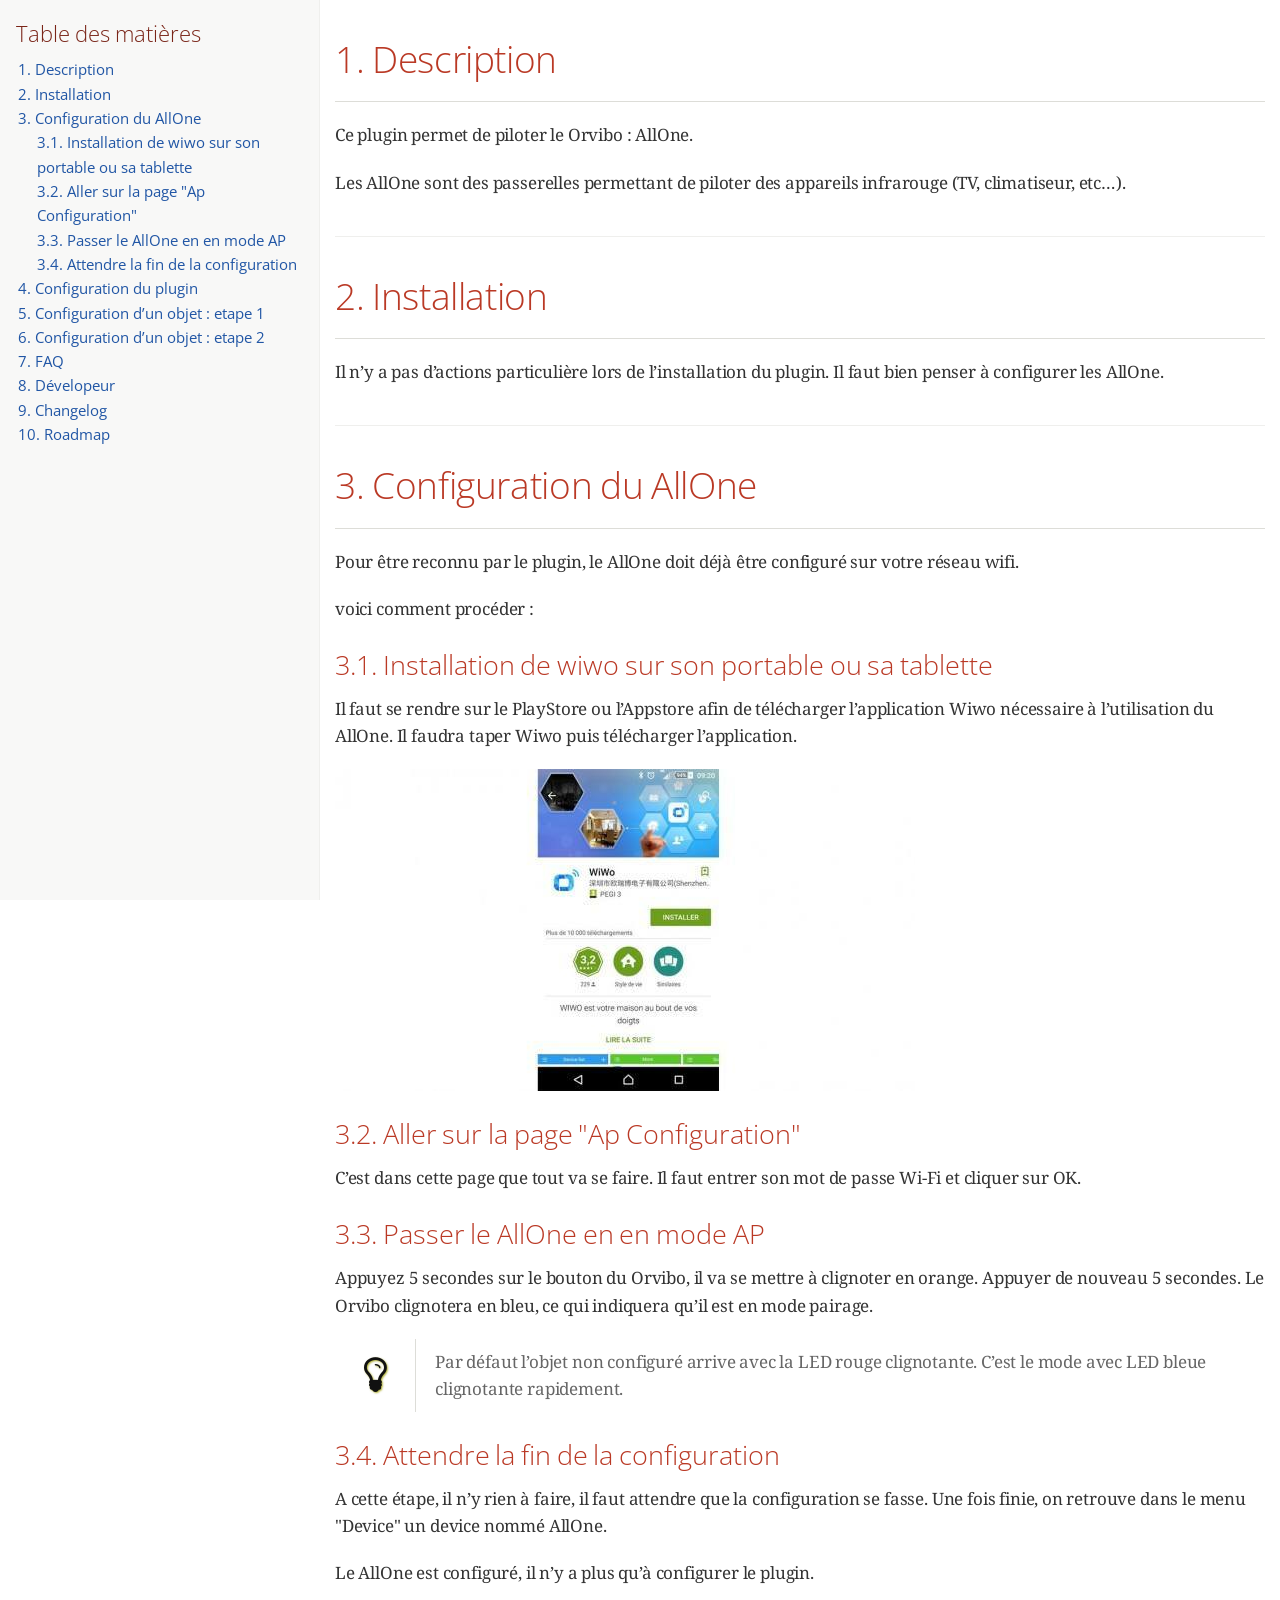
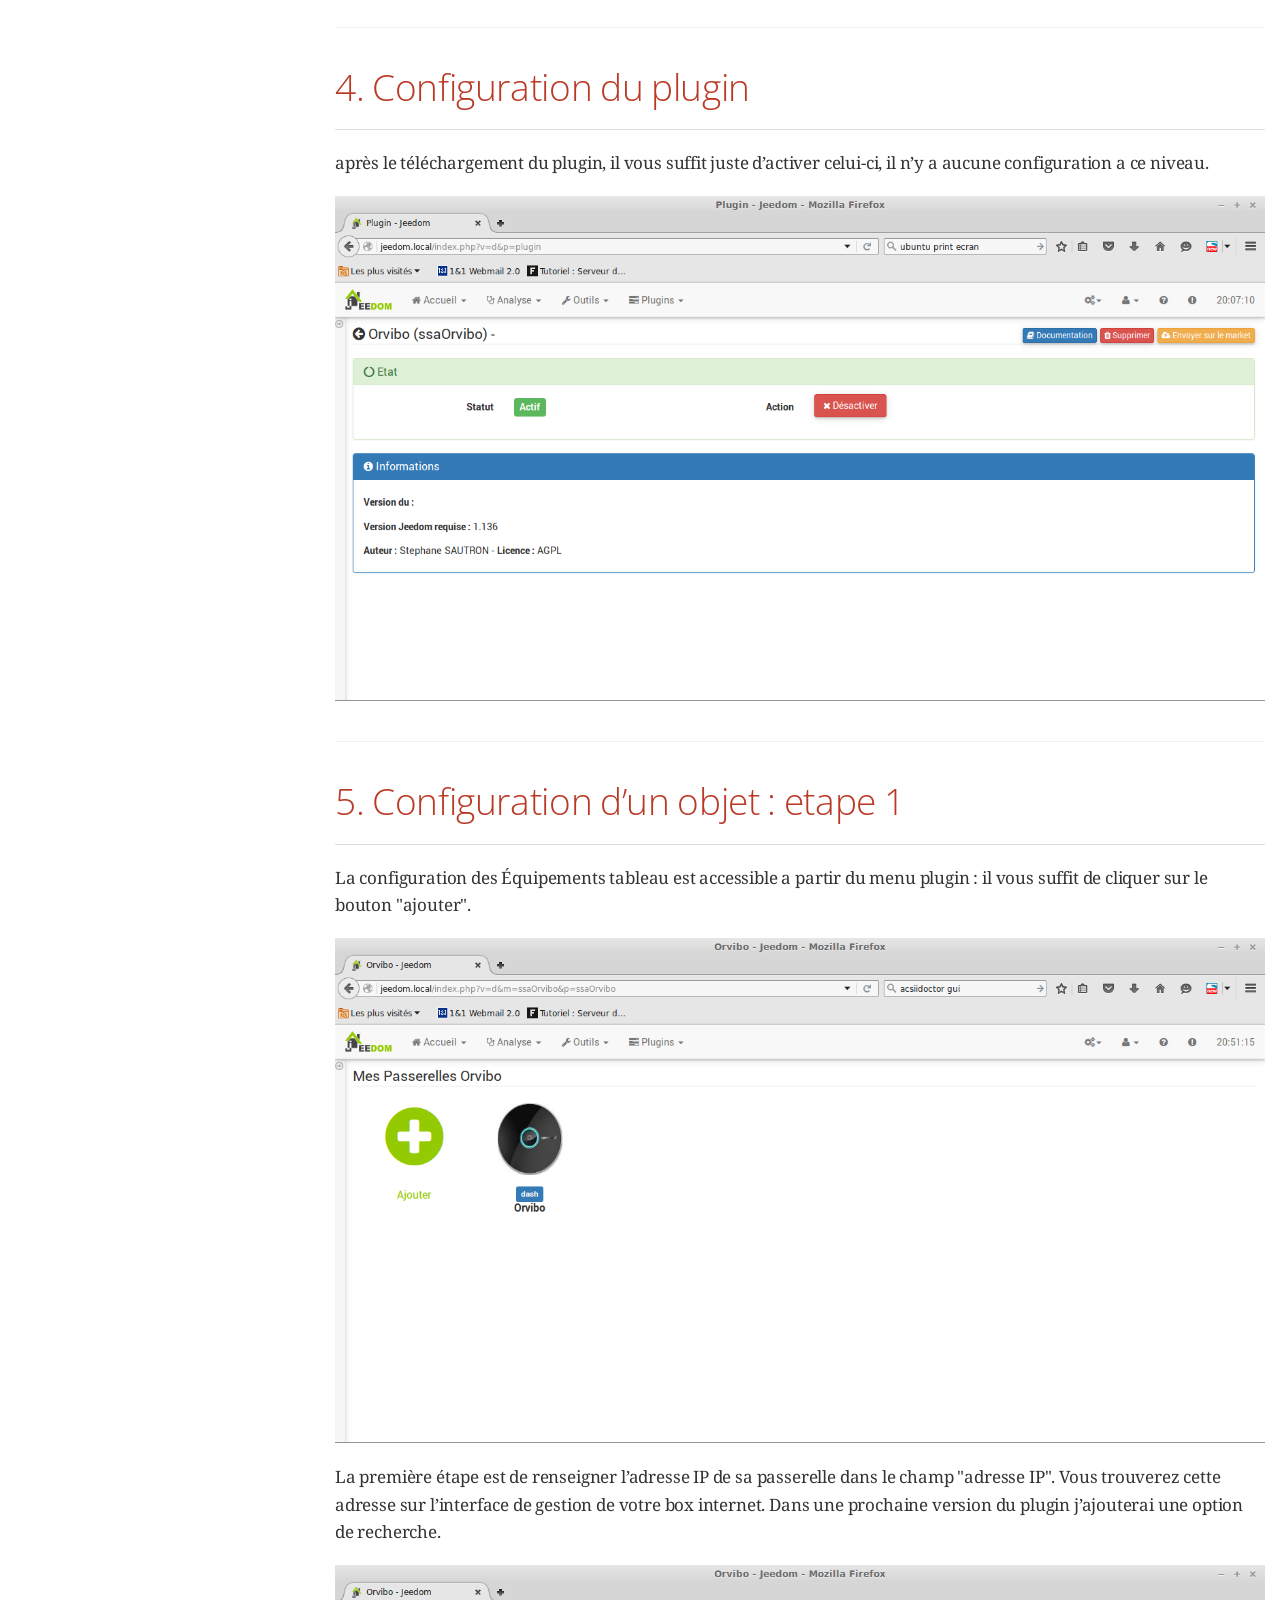
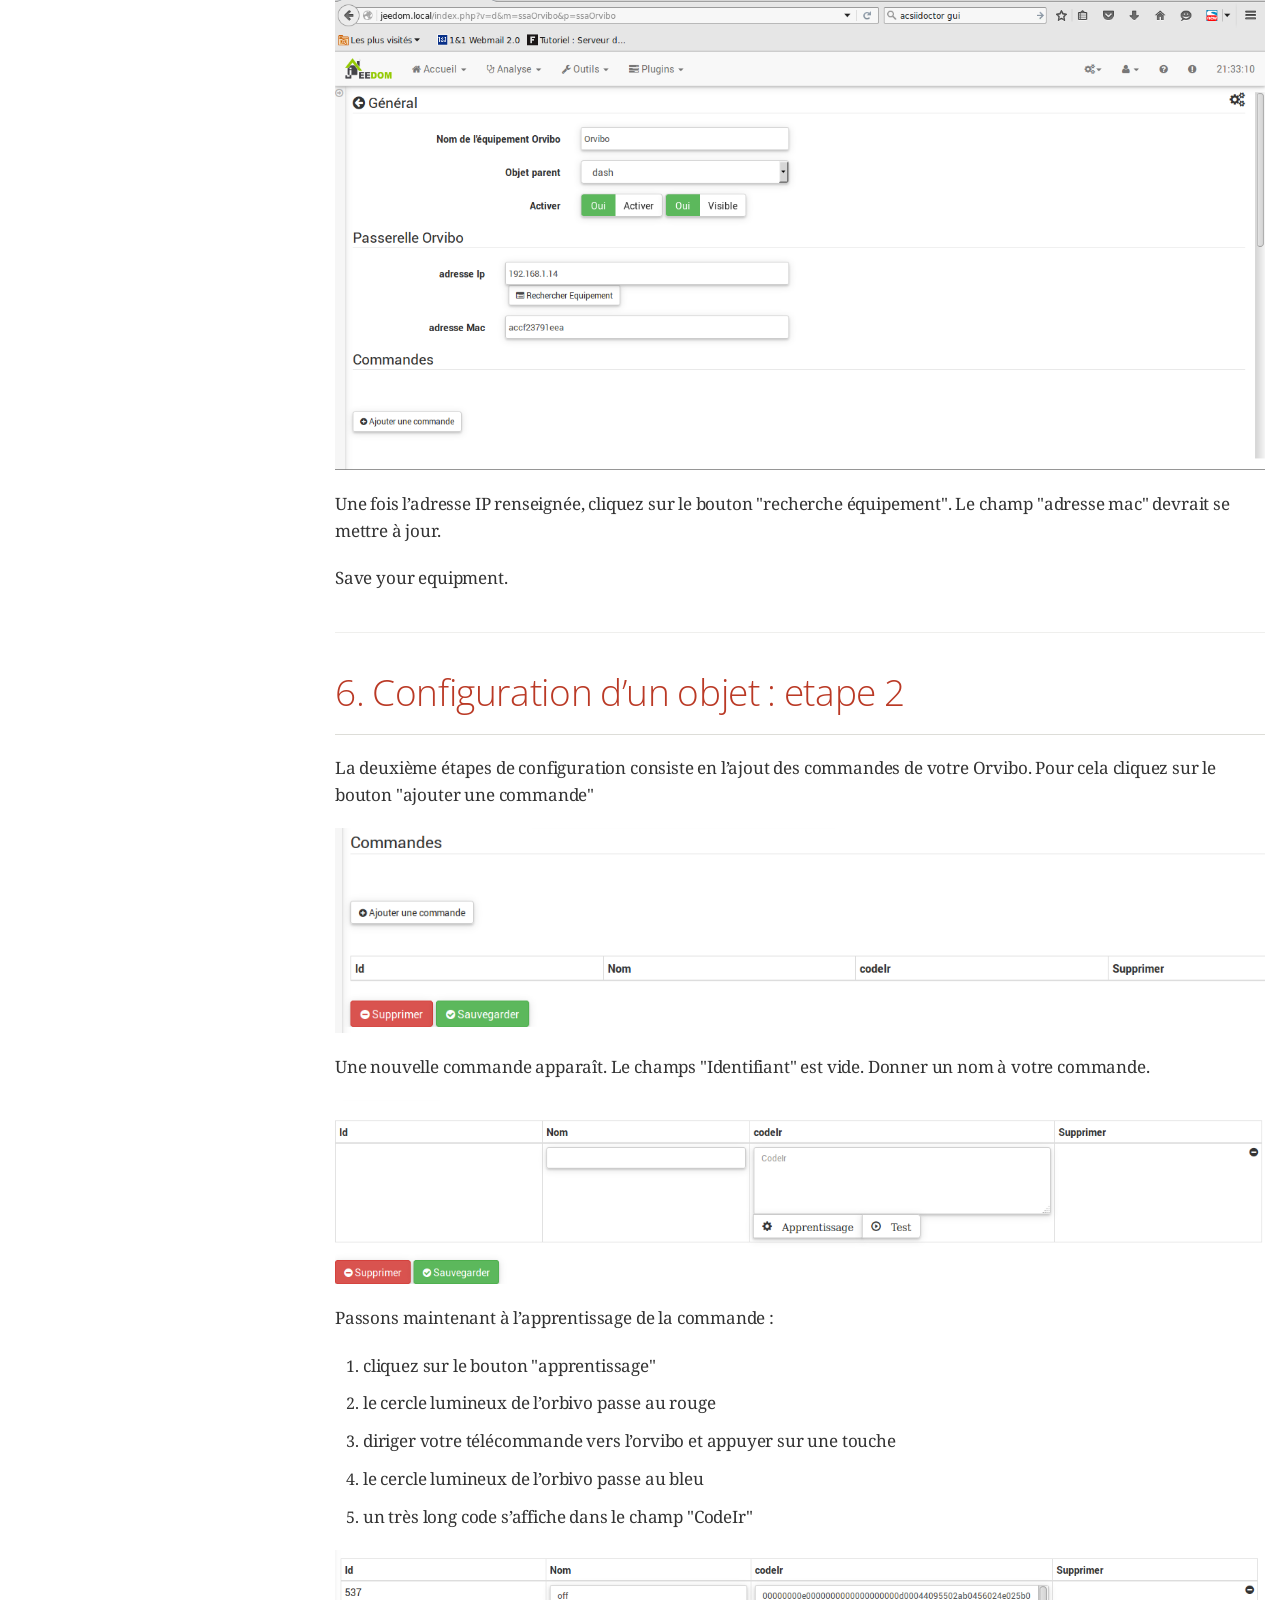
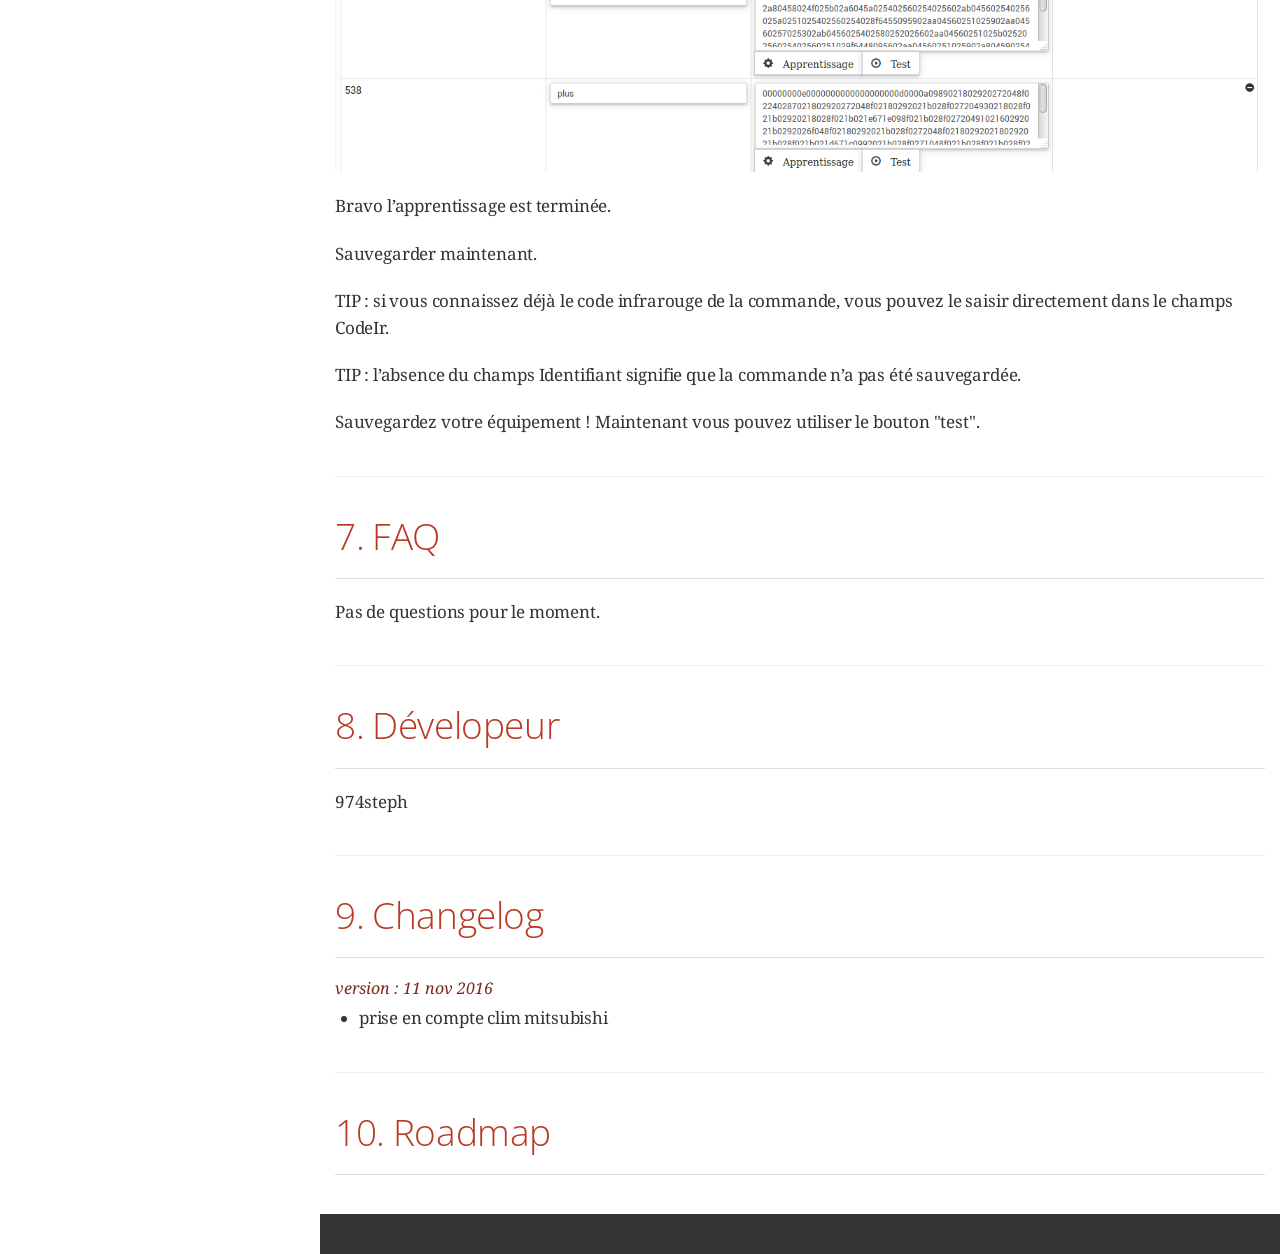
<file: doc/en_US/index.html>
<!DOCTYPE html>
<html lang="en">
<head>
<meta charset="UTF-8">
<!--[if IE]><meta http-equiv="X-UA-Compatible" content="IE=edge"><![endif]-->
<meta name="viewport" content="width=device-width, initial-scale=1.0">
<meta name="generator" content="Asciidoctor 1.5.3.dev">
<title>guide</title>
<link rel="stylesheet" href="https://fonts.googleapis.com/css?family=Open+Sans:300,300italic,400,400italic,600,600italic%7CNoto+Serif:400,400italic,700,700italic%7CDroid+Sans+Mono:400,700">
<style>
/* Asciidoctor default stylesheet | MIT License | http://asciidoctor.org */
/* Remove the comments around the @import statement below when using this as a custom stylesheet */
/*@import "https://fonts.googleapis.com/css?family=Open+Sans:300,300italic,400,400italic,600,600italic%7CNoto+Serif:400,400italic,700,700italic%7CDroid+Sans+Mono:400,700";*/
article,aside,details,figcaption,figure,footer,header,hgroup,main,nav,section,summary{display:block}
audio,canvas,video{display:inline-block}
audio:not([controls]){display:none;height:0}
[hidden],template{display:none}
script{display:none!important}
html{font-family:sans-serif;-ms-text-size-adjust:100%;-webkit-text-size-adjust:100%}
body{margin:0}
a{background:transparent}
a:focus{outline:thin dotted}
a:active,a:hover{outline:0}
h1{font-size:2em;margin:.67em 0}
abbr[title]{border-bottom:1px dotted}
b,strong{font-weight:bold}
dfn{font-style:italic}
hr{-moz-box-sizing:content-box;box-sizing:content-box;height:0}
mark{background:#ff0;color:#000}
code,kbd,pre,samp{font-family:monospace;font-size:1em}
pre{white-space:pre-wrap}
q{quotes:"\201C" "\201D" "\2018" "\2019"}
small{font-size:80%}
sub,sup{font-size:75%;line-height:0;position:relative;vertical-align:baseline}
sup{top:-.5em}
sub{bottom:-.25em}
img{border:0}
svg:not(:root){overflow:hidden}
figure{margin:0}
fieldset{border:1px solid silver;margin:0 2px;padding:.35em .625em .75em}
legend{border:0;padding:0}
button,input,select,textarea{font-family:inherit;font-size:100%;margin:0}
button,input{line-height:normal}
button,select{text-transform:none}
button,html input[type="button"],input[type="reset"],input[type="submit"]{-webkit-appearance:button;cursor:pointer}
button[disabled],html input[disabled]{cursor:default}
input[type="checkbox"],input[type="radio"]{box-sizing:border-box;padding:0}
input[type="search"]{-webkit-appearance:textfield;-moz-box-sizing:content-box;-webkit-box-sizing:content-box;box-sizing:content-box}
input[type="search"]::-webkit-search-cancel-button,input[type="search"]::-webkit-search-decoration{-webkit-appearance:none}
button::-moz-focus-inner,input::-moz-focus-inner{border:0;padding:0}
textarea{overflow:auto;vertical-align:top}
table{border-collapse:collapse;border-spacing:0}
*,*:before,*:after{-moz-box-sizing:border-box;-webkit-box-sizing:border-box;box-sizing:border-box}
html,body{font-size:100%}
body{background:#fff;color:rgba(0,0,0,.8);padding:0;margin:0;font-family:"Noto Serif","DejaVu Serif",serif;font-weight:400;font-style:normal;line-height:1;position:relative;cursor:auto}
a:hover{cursor:pointer}
img,object,embed{max-width:100%;height:auto}
object,embed{height:100%}
img{-ms-interpolation-mode:bicubic}
#map_canvas img,#map_canvas embed,#map_canvas object,.map_canvas img,.map_canvas embed,.map_canvas object{max-width:none!important}
.left{float:left!important}
.right{float:right!important}
.text-left{text-align:left!important}
.text-right{text-align:right!important}
.text-center{text-align:center!important}
.text-justify{text-align:justify!important}
.hide{display:none}
.antialiased,body{-webkit-font-smoothing:antialiased}
img{display:inline-block;vertical-align:middle}
textarea{height:auto;min-height:50px}
select{width:100%}
p.lead,.paragraph.lead>p,#preamble>.sectionbody>.paragraph:first-of-type p{font-size:1.21875em;line-height:1.6}
.subheader,.admonitionblock td.content>.title,.audioblock>.title,.exampleblock>.title,.imageblock>.title,.listingblock>.title,.literalblock>.title,.stemblock>.title,.openblock>.title,.paragraph>.title,.quoteblock>.title,table.tableblock>.title,.verseblock>.title,.videoblock>.title,.dlist>.title,.olist>.title,.ulist>.title,.qlist>.title,.hdlist>.title{line-height:1.45;color:#7a2518;font-weight:400;margin-top:0;margin-bottom:.25em}
div,dl,dt,dd,ul,ol,li,h1,h2,h3,#toctitle,.sidebarblock>.content>.title,h4,h5,h6,pre,form,p,blockquote,th,td{margin:0;padding:0;direction:ltr}
a{color:#2156a5;text-decoration:underline;line-height:inherit}
a:hover,a:focus{color:#1d4b8f}
a img{border:none}
p{font-family:inherit;font-weight:400;font-size:1em;line-height:1.6;margin-bottom:1.25em;text-rendering:optimizeLegibility}
p aside{font-size:.875em;line-height:1.35;font-style:italic}
h1,h2,h3,#toctitle,.sidebarblock>.content>.title,h4,h5,h6{font-family:"Open Sans","DejaVu Sans",sans-serif;font-weight:300;font-style:normal;color:#ba3925;text-rendering:optimizeLegibility;margin-top:1em;margin-bottom:.5em;line-height:1.0125em}
h1 small,h2 small,h3 small,#toctitle small,.sidebarblock>.content>.title small,h4 small,h5 small,h6 small{font-size:60%;color:#e99b8f;line-height:0}
h1{font-size:2.125em}
h2{font-size:1.6875em}
h3,#toctitle,.sidebarblock>.content>.title{font-size:1.375em}
h4,h5{font-size:1.125em}
h6{font-size:1em}
hr{border:solid #ddddd8;border-width:1px 0 0;clear:both;margin:1.25em 0 1.1875em;height:0}
em,i{font-style:italic;line-height:inherit}
strong,b{font-weight:bold;line-height:inherit}
small{font-size:60%;line-height:inherit}
code{font-family:"Droid Sans Mono","DejaVu Sans Mono",monospace;font-weight:400;color:rgba(0,0,0,.9)}
ul,ol,dl{font-size:1em;line-height:1.6;margin-bottom:1.25em;list-style-position:outside;font-family:inherit}
ul,ol,ul.no-bullet,ol.no-bullet{margin-left:1.5em}
ul li ul,ul li ol{margin-left:1.25em;margin-bottom:0;font-size:1em}
ul.square li ul,ul.circle li ul,ul.disc li ul{list-style:inherit}
ul.square{list-style-type:square}
ul.circle{list-style-type:circle}
ul.disc{list-style-type:disc}
ul.no-bullet{list-style:none}
ol li ul,ol li ol{margin-left:1.25em;margin-bottom:0}
dl dt{margin-bottom:.3125em;font-weight:bold}
dl dd{margin-bottom:1.25em}
abbr,acronym{text-transform:uppercase;font-size:90%;color:rgba(0,0,0,.8);border-bottom:1px dotted #ddd;cursor:help}
abbr{text-transform:none}
blockquote{margin:0 0 1.25em;padding:.5625em 1.25em 0 1.1875em;border-left:1px solid #ddd}
blockquote cite{display:block;font-size:.9375em;color:rgba(0,0,0,.6)}
blockquote cite:before{content:"\2014 \0020"}
blockquote cite a,blockquote cite a:visited{color:rgba(0,0,0,.6)}
blockquote,blockquote p{line-height:1.6;color:rgba(0,0,0,.85)}
@media only screen and (min-width:768px){h1,h2,h3,#toctitle,.sidebarblock>.content>.title,h4,h5,h6{line-height:1.2}
h1{font-size:2.75em}
h2{font-size:2.3125em}
h3,#toctitle,.sidebarblock>.content>.title{font-size:1.6875em}
h4{font-size:1.4375em}}table{background:#fff;margin-bottom:1.25em;border:solid 1px #dedede}
table thead,table tfoot{background:#f7f8f7;font-weight:bold}
table thead tr th,table thead tr td,table tfoot tr th,table tfoot tr td{padding:.5em .625em .625em;font-size:inherit;color:rgba(0,0,0,.8);text-align:left}
table tr th,table tr td{padding:.5625em .625em;font-size:inherit;color:rgba(0,0,0,.8)}
table tr.even,table tr.alt,table tr:nth-of-type(even){background:#f8f8f7}
table thead tr th,table tfoot tr th,table tbody tr td,table tr td,table tfoot tr td{display:table-cell;line-height:1.6}
h1,h2,h3,#toctitle,.sidebarblock>.content>.title,h4,h5,h6{line-height:1.2;word-spacing:-.05em}
h1 strong,h2 strong,h3 strong,#toctitle strong,.sidebarblock>.content>.title strong,h4 strong,h5 strong,h6 strong{font-weight:400}
.clearfix:before,.clearfix:after,.float-group:before,.float-group:after{content:" ";display:table}
.clearfix:after,.float-group:after{clear:both}
*:not(pre)>code{font-size:.9375em;font-style:normal!important;letter-spacing:0;padding:.1em .5ex;word-spacing:-.15em;background-color:#f7f7f8;-webkit-border-radius:4px;border-radius:4px;line-height:1.45;text-rendering:optimizeSpeed}
pre,pre>code{line-height:1.45;color:rgba(0,0,0,.9);font-family:"Droid Sans Mono","DejaVu Sans Mono",monospace;font-weight:400;text-rendering:optimizeSpeed}
.keyseq{color:rgba(51,51,51,.8)}
kbd{display:inline-block;color:rgba(0,0,0,.8);font-size:.75em;line-height:1.4;background-color:#f7f7f7;border:1px solid #ccc;-webkit-border-radius:3px;border-radius:3px;-webkit-box-shadow:0 1px 0 rgba(0,0,0,.2),0 0 0 .1em white inset;box-shadow:0 1px 0 rgba(0,0,0,.2),0 0 0 .1em #fff inset;margin:-.15em .15em 0 .15em;padding:.2em .6em .2em .5em;vertical-align:middle;white-space:nowrap}
.keyseq kbd:first-child{margin-left:0}
.keyseq kbd:last-child{margin-right:0}
.menuseq,.menu{color:rgba(0,0,0,.8)}
b.button:before,b.button:after{position:relative;top:-1px;font-weight:400}
b.button:before{content:"[";padding:0 3px 0 2px}
b.button:after{content:"]";padding:0 2px 0 3px}
p a>code:hover{color:rgba(0,0,0,.9)}
#header,#content,#footnotes,#footer{width:100%;margin-left:auto;margin-right:auto;margin-top:0;margin-bottom:0;max-width:62.5em;*zoom:1;position:relative;padding-left:.9375em;padding-right:.9375em}
#header:before,#header:after,#content:before,#content:after,#footnotes:before,#footnotes:after,#footer:before,#footer:after{content:" ";display:table}
#header:after,#content:after,#footnotes:after,#footer:after{clear:both}
#content{margin-top:1.25em}
#content:before{content:none}
#header>h1:first-child{color:rgba(0,0,0,.85);margin-top:2.25rem;margin-bottom:0}
#header>h1:first-child+#toc{margin-top:8px;border-top:1px solid #ddddd8}
#header>h1:only-child,body.toc2 #header>h1:nth-last-child(2){border-bottom:1px solid #ddddd8;padding-bottom:8px}
#header .details{border-bottom:1px solid #ddddd8;line-height:1.45;padding-top:.25em;padding-bottom:.25em;padding-left:.25em;color:rgba(0,0,0,.6);display:-ms-flexbox;display:-webkit-flex;display:flex;-ms-flex-flow:row wrap;-webkit-flex-flow:row wrap;flex-flow:row wrap}
#header .details span:first-child{margin-left:-.125em}
#header .details span.email a{color:rgba(0,0,0,.85)}
#header .details br{display:none}
#header .details br+span:before{content:"\00a0\2013\00a0"}
#header .details br+span.author:before{content:"\00a0\22c5\00a0";color:rgba(0,0,0,.85)}
#header .details br+span#revremark:before{content:"\00a0|\00a0"}
#header #revnumber{text-transform:capitalize}
#header #revnumber:after{content:"\00a0"}
#content>h1:first-child:not([class]){color:rgba(0,0,0,.85);border-bottom:1px solid #ddddd8;padding-bottom:8px;margin-top:0;padding-top:1rem;margin-bottom:1.25rem}
#toc{border-bottom:1px solid #efefed;padding-bottom:.5em}
#toc>ul{margin-left:.125em}
#toc ul.sectlevel0>li>a{font-style:italic}
#toc ul.sectlevel0 ul.sectlevel1{margin:.5em 0}
#toc ul{font-family:"Open Sans","DejaVu Sans",sans-serif;list-style-type:none}
#toc a{text-decoration:none}
#toc a:active{text-decoration:underline}
#toctitle{color:#7a2518;font-size:1.2em}
@media only screen and (min-width:768px){#toctitle{font-size:1.375em}
body.toc2{padding-left:15em;padding-right:0}
#toc.toc2{margin-top:0!important;background-color:#f8f8f7;position:fixed;width:15em;left:0;top:0;border-right:1px solid #efefed;border-top-width:0!important;border-bottom-width:0!important;z-index:1000;padding:1.25em 1em;height:100%;overflow:auto}
#toc.toc2 #toctitle{margin-top:0;font-size:1.2em}
#toc.toc2>ul{font-size:.9em;margin-bottom:0}
#toc.toc2 ul ul{margin-left:0;padding-left:1em}
#toc.toc2 ul.sectlevel0 ul.sectlevel1{padding-left:0;margin-top:.5em;margin-bottom:.5em}
body.toc2.toc-right{padding-left:0;padding-right:15em}
body.toc2.toc-right #toc.toc2{border-right-width:0;border-left:1px solid #efefed;left:auto;right:0}}@media only screen and (min-width:1280px){body.toc2{padding-left:20em;padding-right:0}
#toc.toc2{width:20em}
#toc.toc2 #toctitle{font-size:1.375em}
#toc.toc2>ul{font-size:.95em}
#toc.toc2 ul ul{padding-left:1.25em}
body.toc2.toc-right{padding-left:0;padding-right:20em}}#content #toc{border-style:solid;border-width:1px;border-color:#e0e0dc;margin-bottom:1.25em;padding:1.25em;background:#f8f8f7;-webkit-border-radius:4px;border-radius:4px}
#content #toc>:first-child{margin-top:0}
#content #toc>:last-child{margin-bottom:0}
#footer{max-width:100%;background-color:rgba(0,0,0,.8);padding:1.25em}
#footer-text{color:rgba(255,255,255,.8);line-height:1.44}
.sect1{padding-bottom:.625em}
@media only screen and (min-width:768px){.sect1{padding-bottom:1.25em}}.sect1+.sect1{border-top:1px solid #efefed}
#content h1>a.anchor,h2>a.anchor,h3>a.anchor,#toctitle>a.anchor,.sidebarblock>.content>.title>a.anchor,h4>a.anchor,h5>a.anchor,h6>a.anchor{position:absolute;z-index:1001;width:1.5ex;margin-left:-1.5ex;display:block;text-decoration:none!important;visibility:hidden;text-align:center;font-weight:400}
#content h1>a.anchor:before,h2>a.anchor:before,h3>a.anchor:before,#toctitle>a.anchor:before,.sidebarblock>.content>.title>a.anchor:before,h4>a.anchor:before,h5>a.anchor:before,h6>a.anchor:before{content:"\00A7";font-size:.85em;display:block;padding-top:.1em}
#content h1:hover>a.anchor,#content h1>a.anchor:hover,h2:hover>a.anchor,h2>a.anchor:hover,h3:hover>a.anchor,#toctitle:hover>a.anchor,.sidebarblock>.content>.title:hover>a.anchor,h3>a.anchor:hover,#toctitle>a.anchor:hover,.sidebarblock>.content>.title>a.anchor:hover,h4:hover>a.anchor,h4>a.anchor:hover,h5:hover>a.anchor,h5>a.anchor:hover,h6:hover>a.anchor,h6>a.anchor:hover{visibility:visible}
#content h1>a.link,h2>a.link,h3>a.link,#toctitle>a.link,.sidebarblock>.content>.title>a.link,h4>a.link,h5>a.link,h6>a.link{color:#ba3925;text-decoration:none}
#content h1>a.link:hover,h2>a.link:hover,h3>a.link:hover,#toctitle>a.link:hover,.sidebarblock>.content>.title>a.link:hover,h4>a.link:hover,h5>a.link:hover,h6>a.link:hover{color:#a53221}
.audioblock,.imageblock,.literalblock,.listingblock,.stemblock,.videoblock{margin-bottom:1.25em}
.admonitionblock td.content>.title,.audioblock>.title,.exampleblock>.title,.imageblock>.title,.listingblock>.title,.literalblock>.title,.stemblock>.title,.openblock>.title,.paragraph>.title,.quoteblock>.title,table.tableblock>.title,.verseblock>.title,.videoblock>.title,.dlist>.title,.olist>.title,.ulist>.title,.qlist>.title,.hdlist>.title{text-rendering:optimizeLegibility;text-align:left;font-family:"Noto Serif","DejaVu Serif",serif;font-size:1rem;font-style:italic}
table.tableblock>caption.title{white-space:nowrap;overflow:visible;max-width:0}
.paragraph.lead>p,#preamble>.sectionbody>.paragraph:first-of-type p{color:rgba(0,0,0,.85)}
table.tableblock #preamble>.sectionbody>.paragraph:first-of-type p{font-size:inherit}
.admonitionblock>table{border-collapse:separate;border:0;background:none;width:100%}
.admonitionblock>table td.icon{text-align:center;width:80px}
.admonitionblock>table td.icon img{max-width:none}
.admonitionblock>table td.icon .title{font-weight:bold;font-family:"Open Sans","DejaVu Sans",sans-serif;text-transform:uppercase}
.admonitionblock>table td.content{padding-left:1.125em;padding-right:1.25em;border-left:1px solid #ddddd8;color:rgba(0,0,0,.6)}
.admonitionblock>table td.content>:last-child>:last-child{margin-bottom:0}
.exampleblock>.content{border-style:solid;border-width:1px;border-color:#e6e6e6;margin-bottom:1.25em;padding:1.25em;background:#fff;-webkit-border-radius:4px;border-radius:4px}
.exampleblock>.content>:first-child{margin-top:0}
.exampleblock>.content>:last-child{margin-bottom:0}
.sidebarblock{border-style:solid;border-width:1px;border-color:#e0e0dc;margin-bottom:1.25em;padding:1.25em;background:#f8f8f7;-webkit-border-radius:4px;border-radius:4px}
.sidebarblock>:first-child{margin-top:0}
.sidebarblock>:last-child{margin-bottom:0}
.sidebarblock>.content>.title{color:#7a2518;margin-top:0;text-align:center}
.exampleblock>.content>:last-child>:last-child,.exampleblock>.content .olist>ol>li:last-child>:last-child,.exampleblock>.content .ulist>ul>li:last-child>:last-child,.exampleblock>.content .qlist>ol>li:last-child>:last-child,.sidebarblock>.content>:last-child>:last-child,.sidebarblock>.content .olist>ol>li:last-child>:last-child,.sidebarblock>.content .ulist>ul>li:last-child>:last-child,.sidebarblock>.content .qlist>ol>li:last-child>:last-child{margin-bottom:0}
.literalblock pre,.listingblock pre:not(.highlight),.listingblock pre[class="highlight"],.listingblock pre[class^="highlight "],.listingblock pre.CodeRay,.listingblock pre.prettyprint{background:#f7f7f8}
.sidebarblock .literalblock pre,.sidebarblock .listingblock pre:not(.highlight),.sidebarblock .listingblock pre[class="highlight"],.sidebarblock .listingblock pre[class^="highlight "],.sidebarblock .listingblock pre.CodeRay,.sidebarblock .listingblock pre.prettyprint{background:#f2f1f1}
.literalblock pre,.literalblock pre[class],.listingblock pre,.listingblock pre[class]{-webkit-border-radius:4px;border-radius:4px;word-wrap:break-word;padding:1em;font-size:.8125em}
.literalblock pre.nowrap,.literalblock pre[class].nowrap,.listingblock pre.nowrap,.listingblock pre[class].nowrap{overflow-x:auto;white-space:pre;word-wrap:normal}
@media only screen and (min-width:768px){.literalblock pre,.literalblock pre[class],.listingblock pre,.listingblock pre[class]{font-size:.90625em}}@media only screen and (min-width:1280px){.literalblock pre,.literalblock pre[class],.listingblock pre,.listingblock pre[class]{font-size:1em}}.literalblock.output pre{color:#f7f7f8;background-color:rgba(0,0,0,.9)}
.listingblock pre.highlightjs{padding:0}
.listingblock pre.highlightjs>code{padding:1em;-webkit-border-radius:4px;border-radius:4px}
.listingblock pre.prettyprint{border-width:0}
.listingblock>.content{position:relative}
.listingblock code[data-lang]:before{display:none;content:attr(data-lang);position:absolute;font-size:.75em;top:.425rem;right:.5rem;line-height:1;text-transform:uppercase;color:#999}
.listingblock:hover code[data-lang]:before{display:block}
.listingblock.terminal pre .command:before{content:attr(data-prompt);padding-right:.5em;color:#999}
.listingblock.terminal pre .command:not([data-prompt]):before{content:"$"}
table.pyhltable{border-collapse:separate;border:0;margin-bottom:0;background:none}
table.pyhltable td{vertical-align:top;padding-top:0;padding-bottom:0}
table.pyhltable td.code{padding-left:.75em;padding-right:0}
pre.pygments .lineno,table.pyhltable td:not(.code){color:#999;padding-left:0;padding-right:.5em;border-right:1px solid #ddddd8}
pre.pygments .lineno{display:inline-block;margin-right:.25em}
table.pyhltable .linenodiv{background:none!important;padding-right:0!important}
.quoteblock{margin:0 1em 1.25em 1.5em;display:table}
.quoteblock>.title{margin-left:-1.5em;margin-bottom:.75em}
.quoteblock blockquote,.quoteblock blockquote p{color:rgba(0,0,0,.85);font-size:1.15rem;line-height:1.75;word-spacing:.1em;letter-spacing:0;font-style:italic;text-align:justify}
.quoteblock blockquote{margin:0;padding:0;border:0}
.quoteblock blockquote:before{content:"\201c";float:left;font-size:2.75em;font-weight:bold;line-height:.6em;margin-left:-.6em;color:#7a2518;text-shadow:0 1px 2px rgba(0,0,0,.1)}
.quoteblock blockquote>.paragraph:last-child p{margin-bottom:0}
.quoteblock .attribution{margin-top:.5em;margin-right:.5ex;text-align:right}
.quoteblock .quoteblock{margin-left:0;margin-right:0;padding:.5em 0;border-left:3px solid rgba(0,0,0,.6)}
.quoteblock .quoteblock blockquote{padding:0 0 0 .75em}
.quoteblock .quoteblock blockquote:before{display:none}
.verseblock{margin:0 1em 1.25em 1em}
.verseblock pre{font-family:"Open Sans","DejaVu Sans",sans;font-size:1.15rem;color:rgba(0,0,0,.85);font-weight:300;text-rendering:optimizeLegibility}
.verseblock pre strong{font-weight:400}
.verseblock .attribution{margin-top:1.25rem;margin-left:.5ex}
.quoteblock .attribution,.verseblock .attribution{font-size:.9375em;line-height:1.45;font-style:italic}
.quoteblock .attribution br,.verseblock .attribution br{display:none}
.quoteblock .attribution cite,.verseblock .attribution cite{display:block;letter-spacing:-.05em;color:rgba(0,0,0,.6)}
.quoteblock.abstract{margin:0 0 1.25em 0;display:block}
.quoteblock.abstract blockquote,.quoteblock.abstract blockquote p{text-align:left;word-spacing:0}
.quoteblock.abstract blockquote:before,.quoteblock.abstract blockquote p:first-of-type:before{display:none}
table.tableblock{max-width:100%;border-collapse:separate}
table.tableblock td>.paragraph:last-child p>p:last-child,table.tableblock th>p:last-child,table.tableblock td>p:last-child{margin-bottom:0}
table.spread{width:100%}
table.tableblock,th.tableblock,td.tableblock{border:0 solid #dedede}
table.grid-all th.tableblock,table.grid-all td.tableblock{border-width:0 1px 1px 0}
table.grid-all tfoot>tr>th.tableblock,table.grid-all tfoot>tr>td.tableblock{border-width:1px 1px 0 0}
table.grid-cols th.tableblock,table.grid-cols td.tableblock{border-width:0 1px 0 0}
table.grid-all *>tr>.tableblock:last-child,table.grid-cols *>tr>.tableblock:last-child{border-right-width:0}
table.grid-rows th.tableblock,table.grid-rows td.tableblock{border-width:0 0 1px 0}
table.grid-all tbody>tr:last-child>th.tableblock,table.grid-all tbody>tr:last-child>td.tableblock,table.grid-all thead:last-child>tr>th.tableblock,table.grid-rows tbody>tr:last-child>th.tableblock,table.grid-rows tbody>tr:last-child>td.tableblock,table.grid-rows thead:last-child>tr>th.tableblock{border-bottom-width:0}
table.grid-rows tfoot>tr>th.tableblock,table.grid-rows tfoot>tr>td.tableblock{border-width:1px 0 0 0}
table.frame-all{border-width:1px}
table.frame-sides{border-width:0 1px}
table.frame-topbot{border-width:1px 0}
th.halign-left,td.halign-left{text-align:left}
th.halign-right,td.halign-right{text-align:right}
th.halign-center,td.halign-center{text-align:center}
th.valign-top,td.valign-top{vertical-align:top}
th.valign-bottom,td.valign-bottom{vertical-align:bottom}
th.valign-middle,td.valign-middle{vertical-align:middle}
table thead th,table tfoot th{font-weight:bold}
tbody tr th{display:table-cell;line-height:1.6;background:#f7f8f7}
tbody tr th,tbody tr th p,tfoot tr th,tfoot tr th p{color:rgba(0,0,0,.8);font-weight:bold}
p.tableblock>code:only-child{background:none;padding:0}
p.tableblock{font-size:1em}
td>div.verse{white-space:pre}
ol{margin-left:1.75em}
ul li ol{margin-left:1.5em}
dl dd{margin-left:1.125em}
dl dd:last-child,dl dd:last-child>:last-child{margin-bottom:0}
ol>li p,ul>li p,ul dd,ol dd,.olist .olist,.ulist .ulist,.ulist .olist,.olist .ulist{margin-bottom:.625em}
ul.unstyled,ol.unnumbered,ul.checklist,ul.none{list-style-type:none}
ul.unstyled,ol.unnumbered,ul.checklist{margin-left:.625em}
ul.checklist li>p:first-child>.fa-square-o:first-child,ul.checklist li>p:first-child>.fa-check-square-o:first-child{width:1em;font-size:.85em}
ul.checklist li>p:first-child>input[type="checkbox"]:first-child{width:1em;position:relative;top:1px}
ul.inline{margin:0 auto .625em auto;margin-left:-1.375em;margin-right:0;padding:0;list-style:none;overflow:hidden}
ul.inline>li{list-style:none;float:left;margin-left:1.375em;display:block}
ul.inline>li>*{display:block}
.unstyled dl dt{font-weight:400;font-style:normal}
ol.arabic{list-style-type:decimal}
ol.decimal{list-style-type:decimal-leading-zero}
ol.loweralpha{list-style-type:lower-alpha}
ol.upperalpha{list-style-type:upper-alpha}
ol.lowerroman{list-style-type:lower-roman}
ol.upperroman{list-style-type:upper-roman}
ol.lowergreek{list-style-type:lower-greek}
.hdlist>table,.colist>table{border:0;background:none}
.hdlist>table>tbody>tr,.colist>table>tbody>tr{background:none}
td.hdlist1{padding-right:.75em;font-weight:bold}
td.hdlist1,td.hdlist2{vertical-align:top}
.literalblock+.colist,.listingblock+.colist{margin-top:-.5em}
.colist>table tr>td:first-of-type{padding:0 .75em;line-height:1}
.colist>table tr>td:last-of-type{padding:.25em 0}
.thumb,.th{line-height:0;display:inline-block;border:solid 4px #fff;-webkit-box-shadow:0 0 0 1px #ddd;box-shadow:0 0 0 1px #ddd}
.imageblock.left,.imageblock[style*="float: left"]{margin:.25em .625em 1.25em 0}
.imageblock.right,.imageblock[style*="float: right"]{margin:.25em 0 1.25em .625em}
.imageblock>.title{margin-bottom:0}
.imageblock.thumb,.imageblock.th{border-width:6px}
.imageblock.thumb>.title,.imageblock.th>.title{padding:0 .125em}
.image.left,.image.right{margin-top:.25em;margin-bottom:.25em;display:inline-block;line-height:0}
.image.left{margin-right:.625em}
.image.right{margin-left:.625em}
a.image{text-decoration:none}
span.footnote,span.footnoteref{vertical-align:super;font-size:.875em}
span.footnote a,span.footnoteref a{text-decoration:none}
span.footnote a:active,span.footnoteref a:active{text-decoration:underline}
#footnotes{padding-top:.75em;padding-bottom:.75em;margin-bottom:.625em}
#footnotes hr{width:20%;min-width:6.25em;margin:-.25em 0 .75em 0;border-width:1px 0 0 0}
#footnotes .footnote{padding:0 .375em;line-height:1.3;font-size:.875em;margin-left:1.2em;text-indent:-1.2em;margin-bottom:.2em}
#footnotes .footnote a:first-of-type{font-weight:bold;text-decoration:none}
#footnotes .footnote:last-of-type{margin-bottom:0}
#content #footnotes{margin-top:-.625em;margin-bottom:0;padding:.75em 0}
.gist .file-data>table{border:0;background:#fff;width:100%;margin-bottom:0}
.gist .file-data>table td.line-data{width:99%}
div.unbreakable{page-break-inside:avoid}
.big{font-size:larger}
.small{font-size:smaller}
.underline{text-decoration:underline}
.overline{text-decoration:overline}
.line-through{text-decoration:line-through}
.aqua{color:#00bfbf}
.aqua-background{background-color:#00fafa}
.black{color:#000}
.black-background{background-color:#000}
.blue{color:#0000bf}
.blue-background{background-color:#0000fa}
.fuchsia{color:#bf00bf}
.fuchsia-background{background-color:#fa00fa}
.gray{color:#606060}
.gray-background{background-color:#7d7d7d}
.green{color:#006000}
.green-background{background-color:#007d00}
.lime{color:#00bf00}
.lime-background{background-color:#00fa00}
.maroon{color:#600000}
.maroon-background{background-color:#7d0000}
.navy{color:#000060}
.navy-background{background-color:#00007d}
.olive{color:#606000}
.olive-background{background-color:#7d7d00}
.purple{color:#600060}
.purple-background{background-color:#7d007d}
.red{color:#bf0000}
.red-background{background-color:#fa0000}
.silver{color:#909090}
.silver-background{background-color:#bcbcbc}
.teal{color:#006060}
.teal-background{background-color:#007d7d}
.white{color:#bfbfbf}
.white-background{background-color:#fafafa}
.yellow{color:#bfbf00}
.yellow-background{background-color:#fafa00}
span.icon>.fa{cursor:default}
.admonitionblock td.icon [class^="fa icon-"]{font-size:2.5em;text-shadow:1px 1px 2px rgba(0,0,0,.5);cursor:default}
.admonitionblock td.icon .icon-note:before{content:"\f05a";color:#19407c}
.admonitionblock td.icon .icon-tip:before{content:"\f0eb";text-shadow:1px 1px 2px rgba(155,155,0,.8);color:#111}
.admonitionblock td.icon .icon-warning:before{content:"\f071";color:#bf6900}
.admonitionblock td.icon .icon-caution:before{content:"\f06d";color:#bf3400}
.admonitionblock td.icon .icon-important:before{content:"\f06a";color:#bf0000}
.conum[data-value]{display:inline-block;color:#fff!important;background-color:rgba(0,0,0,.8);-webkit-border-radius:100px;border-radius:100px;text-align:center;font-size:.75em;width:1.67em;height:1.67em;line-height:1.67em;font-family:"Open Sans","DejaVu Sans",sans-serif;font-style:normal;font-weight:bold}
.conum[data-value] *{color:#fff!important}
.conum[data-value]+b{display:none}
.conum[data-value]:after{content:attr(data-value)}
pre .conum[data-value]{position:relative;top:-.125em}
b.conum *{color:inherit!important}
.conum:not([data-value]):empty{display:none}
h1,h2{letter-spacing:-.01em}
dt,th.tableblock,td.content{text-rendering:optimizeLegibility}
p,td.content{letter-spacing:-.01em}
p strong,td.content strong{letter-spacing:-.005em}
p,blockquote,dt,td.content{font-size:1.0625rem}
p{margin-bottom:1.25rem}
.sidebarblock p,.sidebarblock dt,.sidebarblock td.content,p.tableblock{font-size:1em}
.exampleblock>.content{background-color:#fffef7;border-color:#e0e0dc;-webkit-box-shadow:0 1px 4px #e0e0dc;box-shadow:0 1px 4px #e0e0dc}
.print-only{display:none!important}
@media print{@page{margin:1.25cm .75cm}
*{-webkit-box-shadow:none!important;box-shadow:none!important;text-shadow:none!important}
a{color:inherit!important;text-decoration:underline!important}
a.bare,a[href^="#"],a[href^="mailto:"]{text-decoration:none!important}
a[href^="http:"]:not(.bare):after,a[href^="https:"]:not(.bare):after{content:"(" attr(href) ")";display:inline-block;font-size:.875em;padding-left:.25em}
abbr[title]:after{content:" (" attr(title) ")"}
pre,blockquote,tr,img{page-break-inside:avoid}
thead{display:table-header-group}
img{max-width:100%!important}
p,blockquote,dt,td.content{font-size:1em;orphans:3;widows:3}
h2,h3,#toctitle,.sidebarblock>.content>.title{page-break-after:avoid}
#toc,.sidebarblock,.exampleblock>.content{background:none!important}
#toc{border-bottom:1px solid #ddddd8!important;padding-bottom:0!important}
.sect1{padding-bottom:0!important}
.sect1+.sect1{border:0!important}
#header>h1:first-child{margin-top:1.25rem}
body.book #header{text-align:center}
body.book #header>h1:first-child{border:0!important;margin:2.5em 0 1em 0}
body.book #header .details{border:0!important;display:block;padding:0!important}
body.book #header .details span:first-child{margin-left:0!important}
body.book #header .details br{display:block}
body.book #header .details br+span:before{content:none!important}
body.book #toc{border:0!important;text-align:left!important;padding:0!important;margin:0!important}
body.book #toc,body.book #preamble,body.book h1.sect0,body.book .sect1>h2{page-break-before:always}
.listingblock code[data-lang]:before{display:block}
#footer{background:none!important;padding:0 .9375em}
#footer-text{color:rgba(0,0,0,.6)!important;font-size:.9em}
.hide-on-print{display:none!important}
.print-only{display:block!important}
.hide-for-print{display:none!important}
.show-for-print{display:inherit!important}}
</style>
<link rel="stylesheet" href="https://cdnjs.cloudflare.com/ajax/libs/font-awesome/4.3.0/css/font-awesome.min.css">
</head>
<body class="article toc2 toc-left">
<div id="header">
<div id="toc" class="toc2">
<div id="toctitle">Table des matières</div>
<ul class="sectlevel1">
<li><a href="#_description">1. Description</a></li>
<li><a href="#_installation">2. Installation</a></li>
<li><a href="#_configuration_du_allone">3. Configuration du AllOne</a>
<ul class="sectlevel2">
<li><a href="#_installation_de_wiwo_sur_son_portable_ou_sa_tablette">3.1. Installation de wiwo sur son portable ou sa tablette</a></li>
<li><a href="#_aller_sur_la_page_ap_configuration">3.2. Aller sur la page "Ap Configuration"</a></li>
<li><a href="#_passer_le_allone_en_en_mode_ap">3.3. Passer le AllOne en  en mode AP</a></li>
<li><a href="#_attendre_la_fin_de_la_configuration">3.4. Attendre la fin de la configuration</a></li>
</ul>
</li>
<li><a href="#_configuration_du_plugin">4. Configuration du plugin</a></li>
<li><a href="#_configuration_d_un_objet_etape_1">5. Configuration d&#8217;un objet : etape 1</a></li>
<li><a href="#_configuration_d_un_objet_etape_2">6. Configuration d&#8217;un objet : etape 2</a></li>
<li><a href="#_faq">7. FAQ</a></li>
<li><a href="#_dévelopeur">8. Dévelopeur</a></li>
<li><a href="#_changelog">9. Changelog</a></li>
<li><a href="#_roadmap">10. Roadmap</a></li>
</ul>
</div>
</div>
<div id="content">
<div class="sect1">
<h2 id="_description">1. Description</h2>
<div class="sectionbody">
<hr>
<div class="paragraph">
<p>Ce plugin permet de piloter le Orvibo : AllOne.</p>
</div>
<div class="paragraph">
<p>Les AllOne sont des passerelles permettant de piloter des appareils infrarouge (TV, climatiseur, etc&#8230;&#8203;).</p>
</div>
</div>
</div>
<div class="sect1">
<h2 id="_installation">2. Installation</h2>
<div class="sectionbody">
<hr>
<div class="paragraph">
<p>Il n&#8217;y a pas d&#8217;actions particulière lors  de l&#8217;installation du plugin.
Il faut bien penser à configurer les AllOne.</p>
</div>
</div>
</div>
<div class="sect1">
<h2 id="_configuration_du_allone">3. Configuration du AllOne</h2>
<div class="sectionbody">
<hr>
<div class="paragraph">
<p>Pour être reconnu par le plugin, le AllOne doit déjà être configuré sur votre réseau wifi.</p>
</div>
<div class="paragraph">
<p>voici comment procéder :</p>
</div>
<div class="sect2">
<h3 id="_installation_de_wiwo_sur_son_portable_ou_sa_tablette">3.1. Installation de wiwo sur son portable ou sa tablette</h3>
<div class="paragraph">
<p>Il faut se rendre sur le PlayStore ou l’Appstore afin de télécharger l’application Wiwo nécessaire à l’utilisation du AllOne.
Il faudra taper Wiwo puis télécharger l’application.</p>
</div>
<div class="imageblock">
<div class="content">
<img src="../images/wiwo.jpg" alt="wiwo">
</div>
</div>
</div>
<div class="sect2">
<h3 id="_aller_sur_la_page_ap_configuration">3.2. Aller sur la page "Ap Configuration"</h3>
<div class="paragraph">
<p>C’est dans cette page que tout va se faire.
Il faut entrer son  mot de passe Wi-Fi et cliquer sur OK.</p>
</div>
</div>
<div class="sect2">
<h3 id="_passer_le_allone_en_en_mode_ap">3.3. Passer le AllOne en  en mode AP</h3>
<div class="paragraph">
<p>Appuyez 5 secondes sur le bouton du Orvibo, il va se mettre à clignoter en orange.
Appuyer de nouveau 5 secondes. Le Orvibo clignotera en bleu, ce qui indiquera qu’il est en mode pairage.</p>
</div>
<div class="admonitionblock tip">
<table>
<tr>
<td class="icon">
<i class="fa icon-tip" title="Tip"></i>
</td>
<td class="content">
Par défaut l’objet non configuré arrive avec la LED rouge clignotante.
C’est le mode avec LED  bleue clignotante rapidement.
</td>
</tr>
</table>
</div>
</div>
<div class="sect2">
<h3 id="_attendre_la_fin_de_la_configuration">3.4. Attendre la fin de la configuration</h3>
<div class="paragraph">
<p>A cette étape, il n&#8217;y rien à faire,
il faut attendre que la configuration se fasse.
Une fois finie, on retrouve dans le menu "Device" un device nommé AllOne.</p>
</div>
<div class="paragraph">
<p>Le AllOne est configuré, il n&#8217;y a plus qu&#8217;à configurer le plugin.</p>
</div>
</div>
</div>
</div>
<div class="sect1">
<h2 id="_configuration_du_plugin">4. Configuration du plugin</h2>
<div class="sectionbody">
<hr>
<div class="paragraph">
<p>après le téléchargement du plugin, il vous suffit juste d&#8217;activer celui-ci, il n&#8217;y a aucune configuration a ce niveau.</p>
</div>
<div class="imageblock">
<div class="content">
<img src="../images/plugin.png" alt="plugin">
</div>
</div>
</div>
</div>
<div class="sect1">
<h2 id="_configuration_d_un_objet_etape_1">5. Configuration d&#8217;un objet : etape 1</h2>
<div class="sectionbody">
<hr>
<div class="paragraph">
<p>La configuration des Équipements tableau est accessible a partir du menu plugin :
il vous suffit de cliquer sur le bouton "ajouter".</p>
</div>
<div class="imageblock">
<div class="content">
<img src="../images/plugin2.png" alt="plugin2">
</div>
</div>
<div class="paragraph">
<p>La première étape est de renseigner l&#8217;adresse IP de sa passerelle dans le champ "adresse IP".
Vous trouverez cette adresse sur l&#8217;interface de gestion de votre box internet.
Dans une prochaine version du plugin j&#8217;ajouterai une option de recherche.</p>
</div>
<div class="imageblock">
<div class="content">
<img src="../images/plugin3.png" alt="plugin3">
</div>
</div>
<div class="paragraph">
<p>Une fois l&#8217;adresse IP renseignée, cliquez sur le bouton "recherche équipement". Le champ "adresse mac" devrait se mettre à jour.</p>
</div>
<div class="paragraph">
<p>Save your equipment.</p>
</div>
</div>
</div>
<div class="sect1">
<h2 id="_configuration_d_un_objet_etape_2">6. Configuration d&#8217;un objet : etape 2</h2>
<div class="sectionbody">
<hr>
<div class="paragraph">
<p>La deuxième étapes de configuration consiste en l&#8217;ajout des commandes de votre Orvibo.
Pour cela cliquez sur le bouton "ajouter une commande"</p>
</div>
<div class="imageblock">
<div class="content">
<img src="../images/plugin4.png" alt="plugin4">
</div>
</div>
<div class="paragraph">
<p>Une nouvelle commande apparaît. Le champs "Identifiant" est vide.
Donner un nom à votre commande.</p>
</div>
<div class="imageblock">
<div class="content">
<img src="../images/plugin5.png" alt="plugin5">
</div>
</div>
<div class="paragraph">
<p>Passons maintenant à l&#8217;apprentissage de la commande :</p>
</div>
<div class="olist arabic">
<ol class="arabic">
<li>
<p>cliquez sur le bouton "apprentissage"</p>
</li>
<li>
<p>le cercle lumineux de l&#8217;orbivo passe au rouge</p>
</li>
<li>
<p>diriger votre télécommande vers l&#8217;orvibo et appuyer sur une touche</p>
</li>
<li>
<p>le cercle lumineux de l&#8217;orbivo passe au bleu</p>
</li>
<li>
<p>un très long code s&#8217;affiche dans le champ "CodeIr"</p>
</li>
</ol>
</div>
<div class="imageblock">
<div class="content">
<img src="../images/plugin6.png" alt="plugin6">
</div>
</div>
<div class="paragraph">
<p>Bravo l&#8217;apprentissage est terminée.</p>
</div>
<div class="paragraph">
<p>Sauvegarder maintenant.</p>
</div>
<div class="paragraph">
<p>TIP : si vous connaissez déjà le code infrarouge de la commande, vous pouvez le saisir directement dans le champs CodeIr.</p>
</div>
<div class="paragraph">
<p>TIP : l&#8217;absence du champs Identifiant signifie que la commande n&#8217;a pas été sauvegardée.</p>
</div>
<div class="paragraph">
<p>Sauvegardez votre équipement !
Maintenant vous pouvez utiliser le bouton "test".</p>
</div>
</div>
</div>
<div class="sect1">
<h2 id="_faq">7. FAQ</h2>
<div class="sectionbody">
<hr>
<div class="paragraph">
<p>Pas de questions pour le moment.</p>
</div>
</div>
</div>
<div class="sect1">
<h2 id="_dévelopeur">8. Dévelopeur</h2>
<div class="sectionbody">
<hr>
<div class="paragraph">
<p>974steph</p>
</div>
</div>
</div>
<div class="sect1">
<h2 id="_changelog">9. Changelog</h2>
<div class="sectionbody">
<hr>
<div class="ulist">
<div class="title">version : 11 nov 2016</div>
<ul>
<li>
<p>prise en compte clim mitsubishi</p>
</li>
</ul>
</div>
</div>
</div>
<div class="sect1">
<h2 id="_roadmap">10. Roadmap</h2>
<div class="sectionbody">
<hr>
</div>
</div>
</div>
<div id="footer">
<div id="footer-text">
</div>
</div>
</body>
</html>
</file>
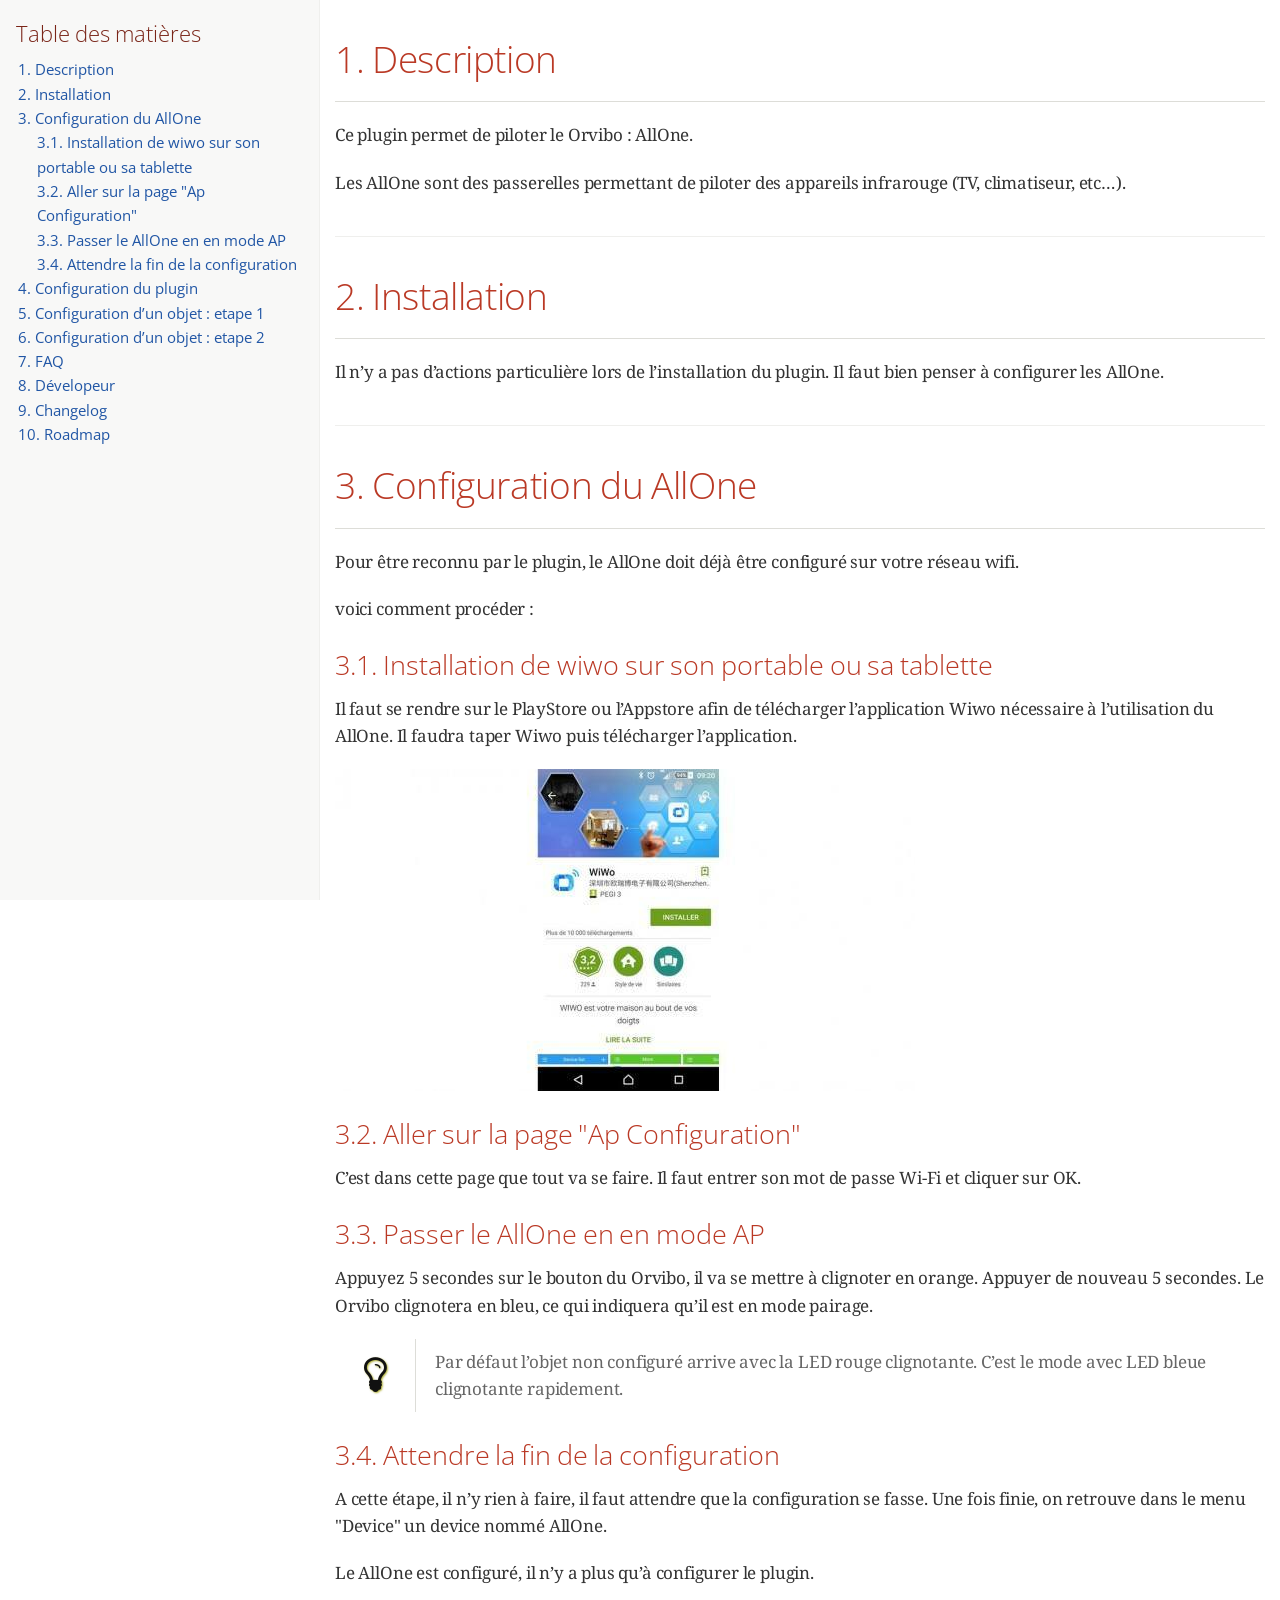
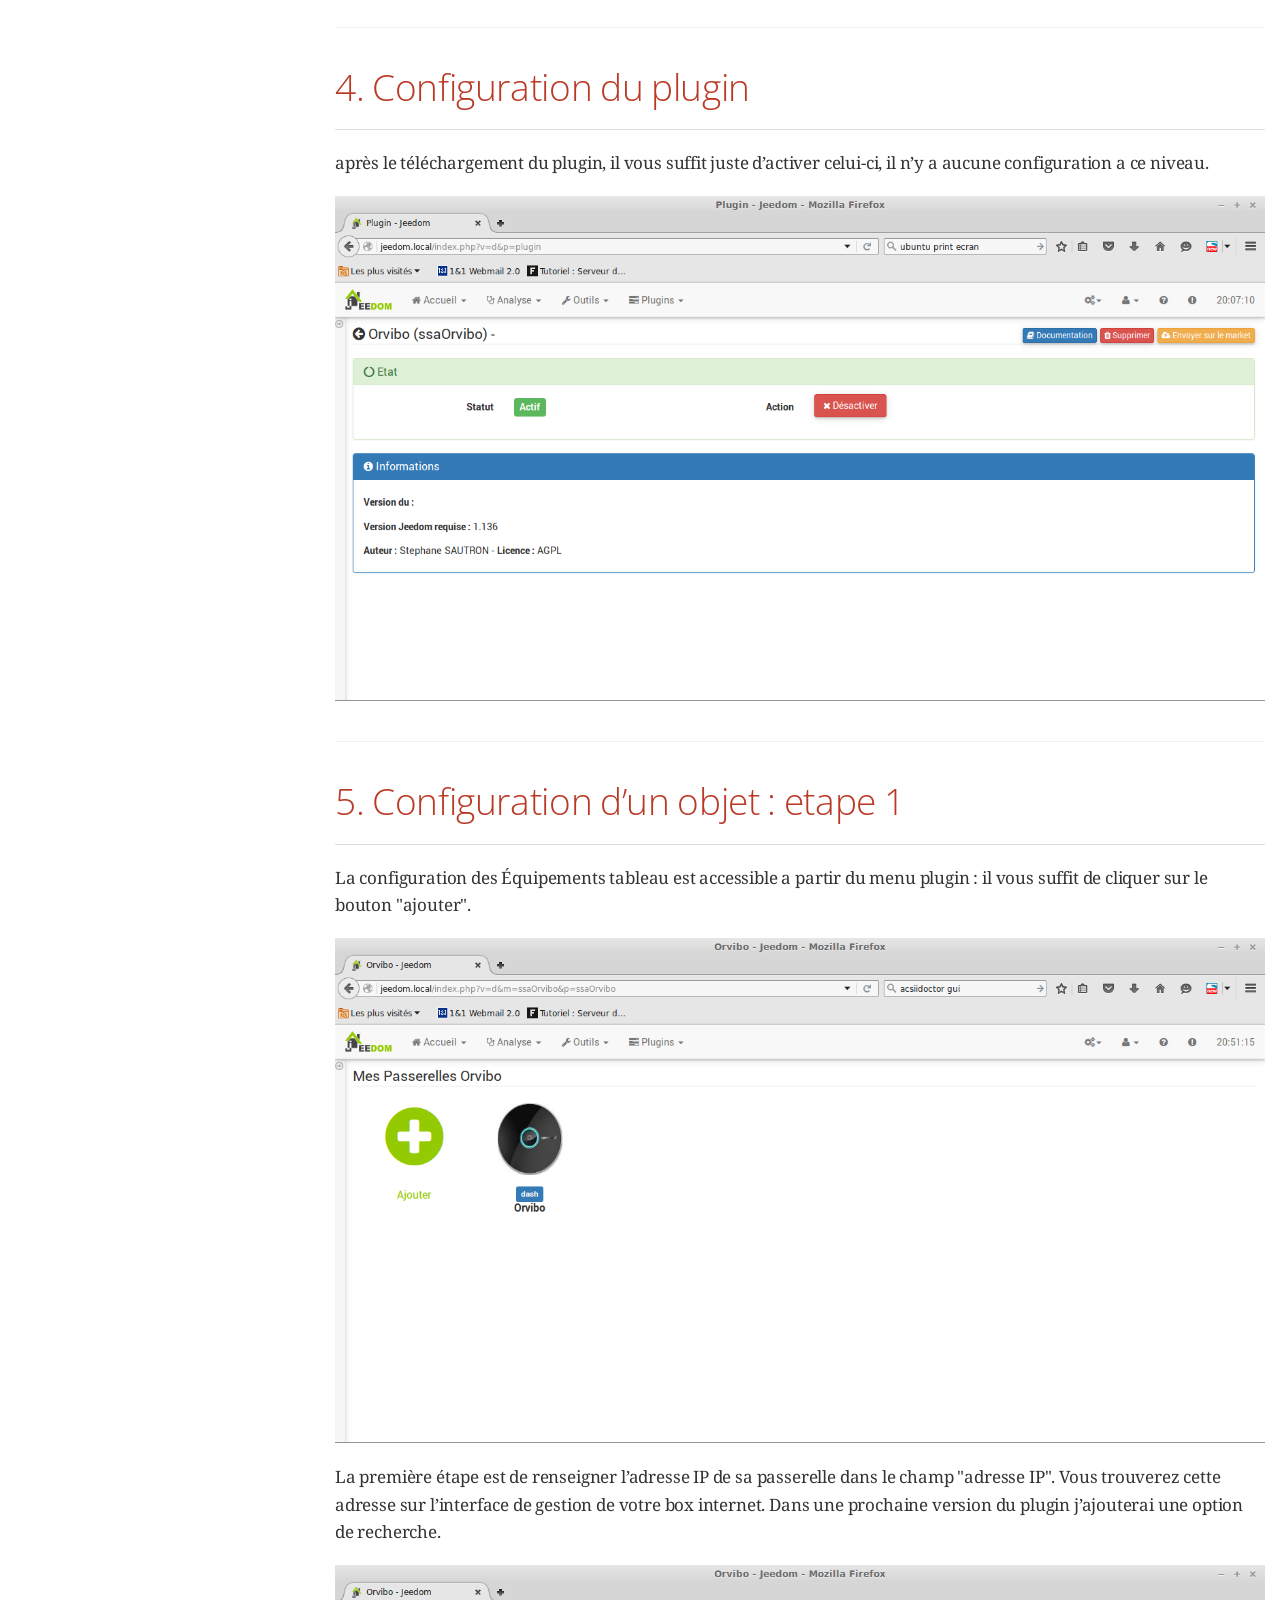
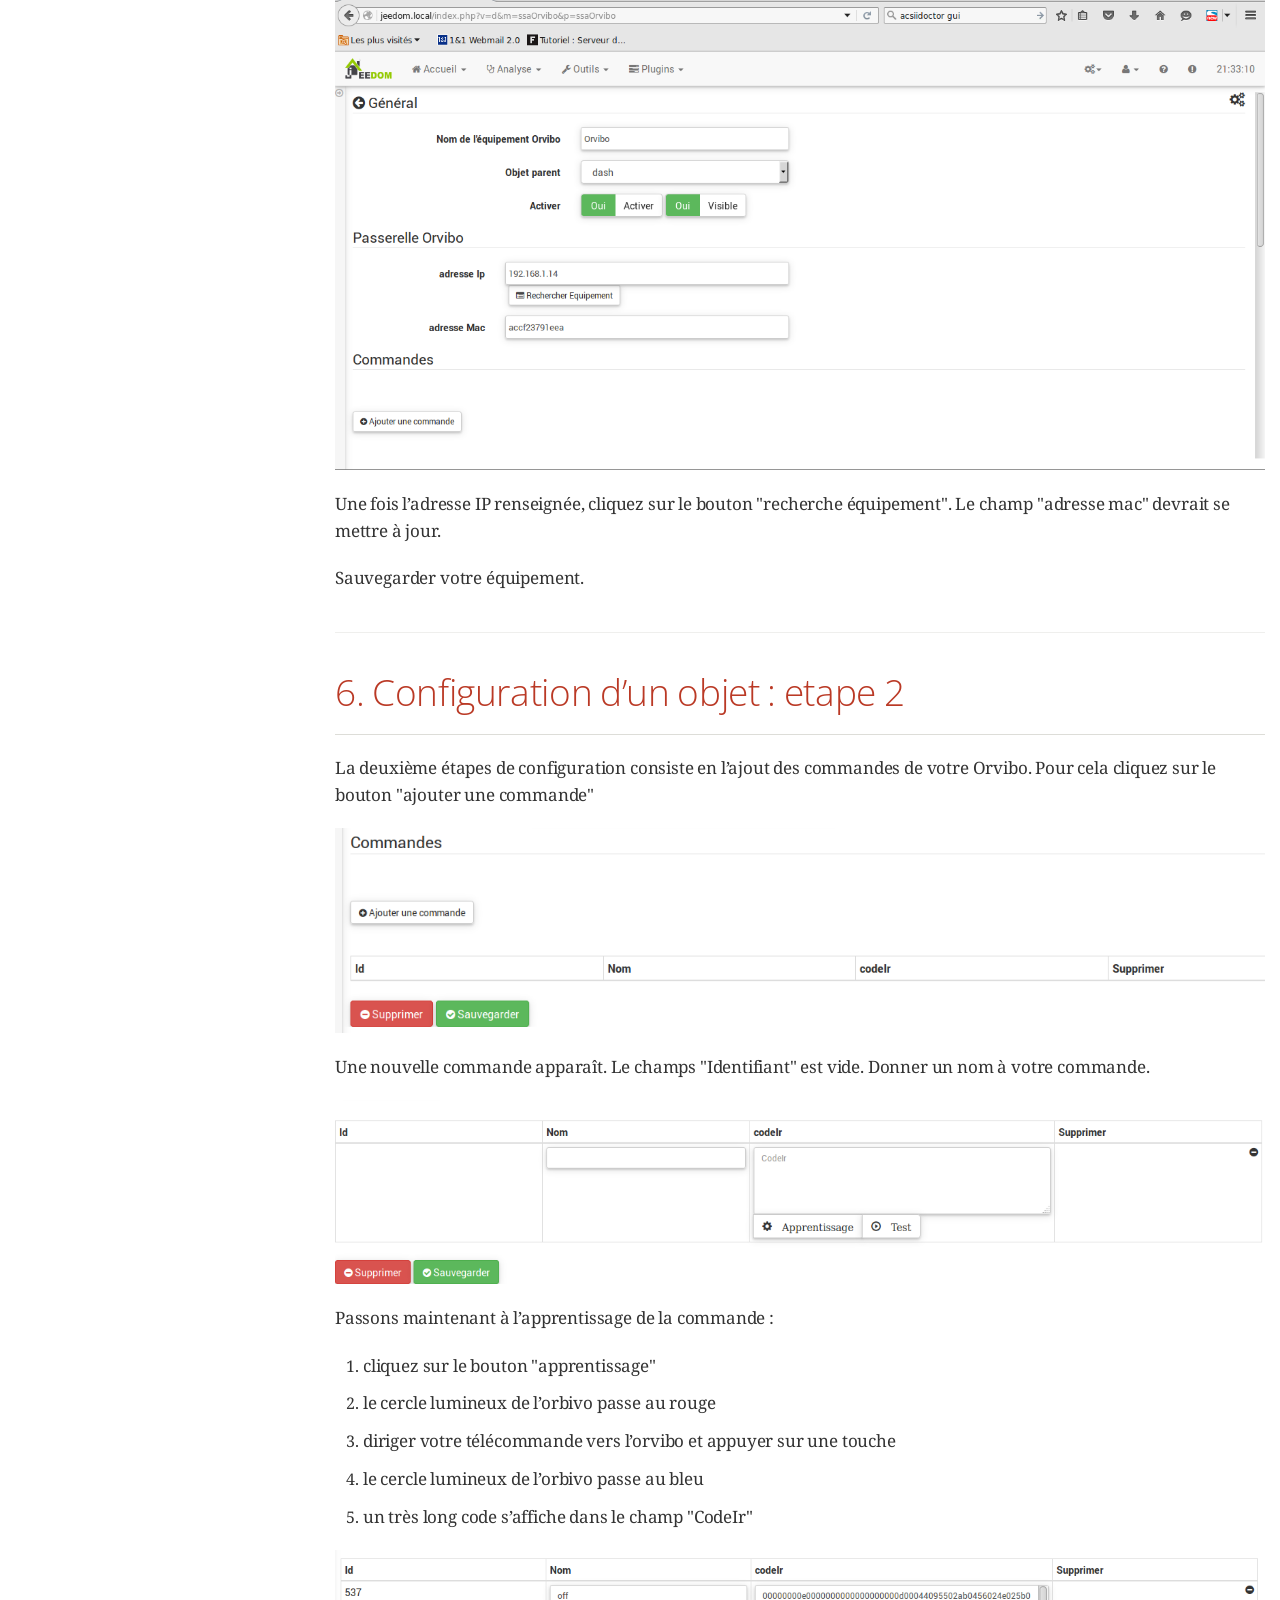
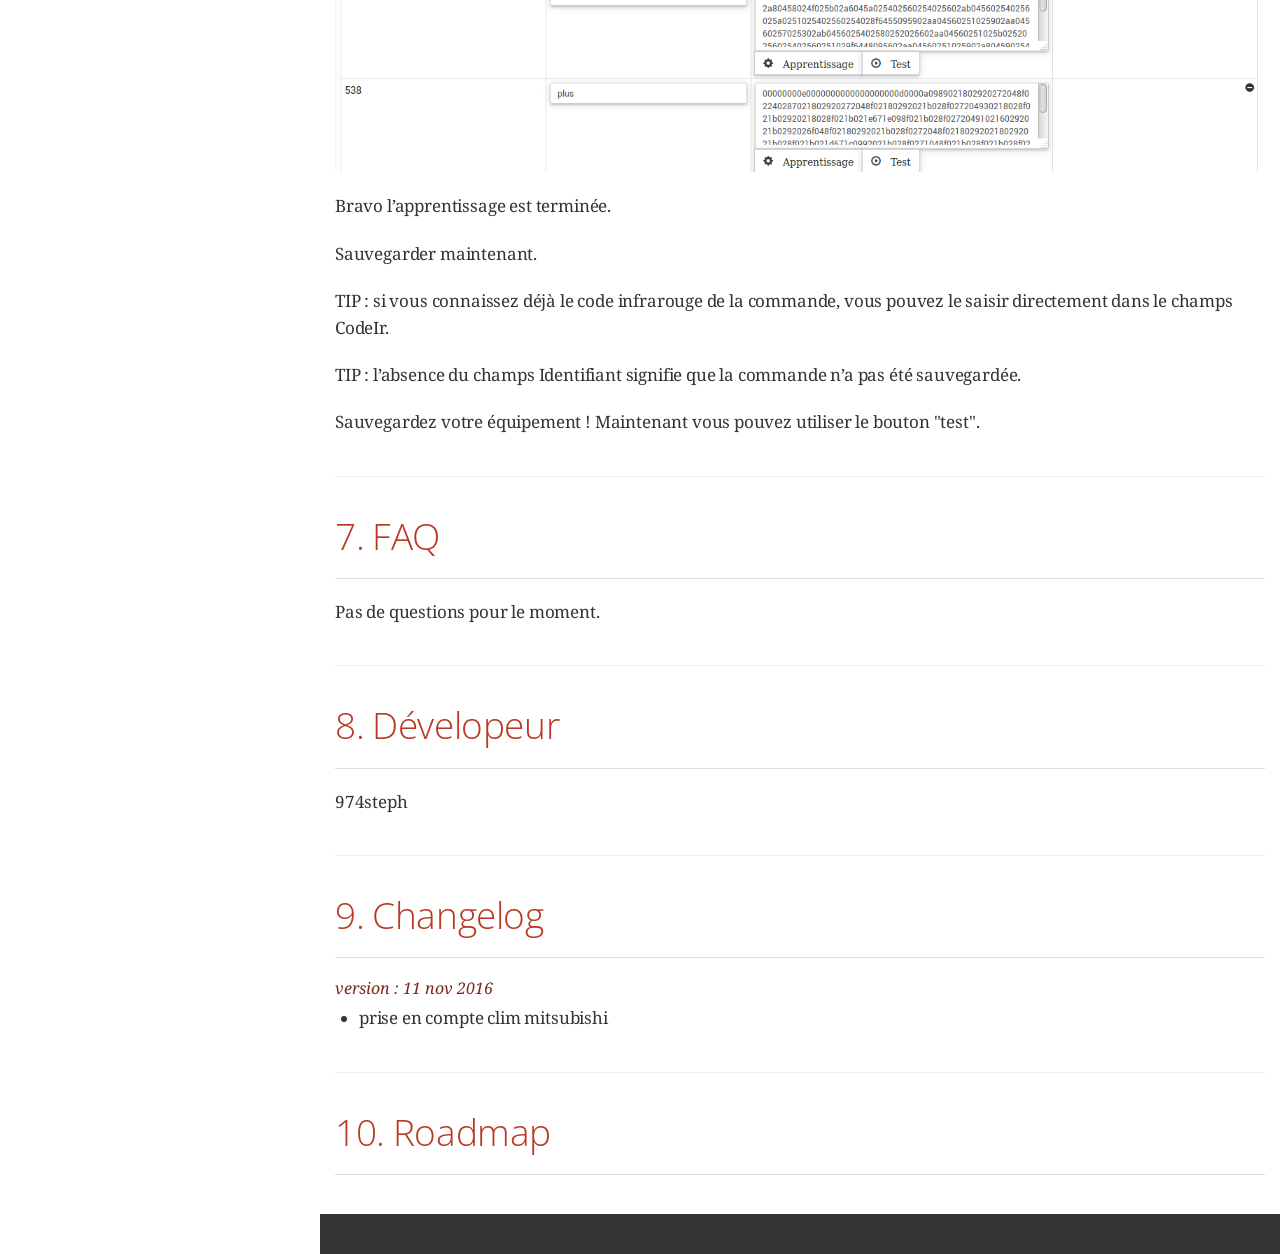
<file: doc/es_ES/index.html>
<!DOCTYPE html>
<html lang="en">
<head>
<meta charset="UTF-8">
<!--[if IE]><meta http-equiv="X-UA-Compatible" content="IE=edge"><![endif]-->
<meta name="viewport" content="width=device-width, initial-scale=1.0">
<meta name="generator" content="Asciidoctor 1.5.3.dev">
<title>guide</title>
<link rel="stylesheet" href="https://fonts.googleapis.com/css?family=Open+Sans:300,300italic,400,400italic,600,600italic%7CNoto+Serif:400,400italic,700,700italic%7CDroid+Sans+Mono:400,700">
<style>
/* Asciidoctor default stylesheet | MIT License | http://asciidoctor.org */
/* Remove the comments around the @import statement below when using this as a custom stylesheet */
/*@import "https://fonts.googleapis.com/css?family=Open+Sans:300,300italic,400,400italic,600,600italic%7CNoto+Serif:400,400italic,700,700italic%7CDroid+Sans+Mono:400,700";*/
article,aside,details,figcaption,figure,footer,header,hgroup,main,nav,section,summary{display:block}
audio,canvas,video{display:inline-block}
audio:not([controls]){display:none;height:0}
[hidden],template{display:none}
script{display:none!important}
html{font-family:sans-serif;-ms-text-size-adjust:100%;-webkit-text-size-adjust:100%}
body{margin:0}
a{background:transparent}
a:focus{outline:thin dotted}
a:active,a:hover{outline:0}
h1{font-size:2em;margin:.67em 0}
abbr[title]{border-bottom:1px dotted}
b,strong{font-weight:bold}
dfn{font-style:italic}
hr{-moz-box-sizing:content-box;box-sizing:content-box;height:0}
mark{background:#ff0;color:#000}
code,kbd,pre,samp{font-family:monospace;font-size:1em}
pre{white-space:pre-wrap}
q{quotes:"\201C" "\201D" "\2018" "\2019"}
small{font-size:80%}
sub,sup{font-size:75%;line-height:0;position:relative;vertical-align:baseline}
sup{top:-.5em}
sub{bottom:-.25em}
img{border:0}
svg:not(:root){overflow:hidden}
figure{margin:0}
fieldset{border:1px solid silver;margin:0 2px;padding:.35em .625em .75em}
legend{border:0;padding:0}
button,input,select,textarea{font-family:inherit;font-size:100%;margin:0}
button,input{line-height:normal}
button,select{text-transform:none}
button,html input[type="button"],input[type="reset"],input[type="submit"]{-webkit-appearance:button;cursor:pointer}
button[disabled],html input[disabled]{cursor:default}
input[type="checkbox"],input[type="radio"]{box-sizing:border-box;padding:0}
input[type="search"]{-webkit-appearance:textfield;-moz-box-sizing:content-box;-webkit-box-sizing:content-box;box-sizing:content-box}
input[type="search"]::-webkit-search-cancel-button,input[type="search"]::-webkit-search-decoration{-webkit-appearance:none}
button::-moz-focus-inner,input::-moz-focus-inner{border:0;padding:0}
textarea{overflow:auto;vertical-align:top}
table{border-collapse:collapse;border-spacing:0}
*,*:before,*:after{-moz-box-sizing:border-box;-webkit-box-sizing:border-box;box-sizing:border-box}
html,body{font-size:100%}
body{background:#fff;color:rgba(0,0,0,.8);padding:0;margin:0;font-family:"Noto Serif","DejaVu Serif",serif;font-weight:400;font-style:normal;line-height:1;position:relative;cursor:auto}
a:hover{cursor:pointer}
img,object,embed{max-width:100%;height:auto}
object,embed{height:100%}
img{-ms-interpolation-mode:bicubic}
#map_canvas img,#map_canvas embed,#map_canvas object,.map_canvas img,.map_canvas embed,.map_canvas object{max-width:none!important}
.left{float:left!important}
.right{float:right!important}
.text-left{text-align:left!important}
.text-right{text-align:right!important}
.text-center{text-align:center!important}
.text-justify{text-align:justify!important}
.hide{display:none}
.antialiased,body{-webkit-font-smoothing:antialiased}
img{display:inline-block;vertical-align:middle}
textarea{height:auto;min-height:50px}
select{width:100%}
p.lead,.paragraph.lead>p,#preamble>.sectionbody>.paragraph:first-of-type p{font-size:1.21875em;line-height:1.6}
.subheader,.admonitionblock td.content>.title,.audioblock>.title,.exampleblock>.title,.imageblock>.title,.listingblock>.title,.literalblock>.title,.stemblock>.title,.openblock>.title,.paragraph>.title,.quoteblock>.title,table.tableblock>.title,.verseblock>.title,.videoblock>.title,.dlist>.title,.olist>.title,.ulist>.title,.qlist>.title,.hdlist>.title{line-height:1.45;color:#7a2518;font-weight:400;margin-top:0;margin-bottom:.25em}
div,dl,dt,dd,ul,ol,li,h1,h2,h3,#toctitle,.sidebarblock>.content>.title,h4,h5,h6,pre,form,p,blockquote,th,td{margin:0;padding:0;direction:ltr}
a{color:#2156a5;text-decoration:underline;line-height:inherit}
a:hover,a:focus{color:#1d4b8f}
a img{border:none}
p{font-family:inherit;font-weight:400;font-size:1em;line-height:1.6;margin-bottom:1.25em;text-rendering:optimizeLegibility}
p aside{font-size:.875em;line-height:1.35;font-style:italic}
h1,h2,h3,#toctitle,.sidebarblock>.content>.title,h4,h5,h6{font-family:"Open Sans","DejaVu Sans",sans-serif;font-weight:300;font-style:normal;color:#ba3925;text-rendering:optimizeLegibility;margin-top:1em;margin-bottom:.5em;line-height:1.0125em}
h1 small,h2 small,h3 small,#toctitle small,.sidebarblock>.content>.title small,h4 small,h5 small,h6 small{font-size:60%;color:#e99b8f;line-height:0}
h1{font-size:2.125em}
h2{font-size:1.6875em}
h3,#toctitle,.sidebarblock>.content>.title{font-size:1.375em}
h4,h5{font-size:1.125em}
h6{font-size:1em}
hr{border:solid #ddddd8;border-width:1px 0 0;clear:both;margin:1.25em 0 1.1875em;height:0}
em,i{font-style:italic;line-height:inherit}
strong,b{font-weight:bold;line-height:inherit}
small{font-size:60%;line-height:inherit}
code{font-family:"Droid Sans Mono","DejaVu Sans Mono",monospace;font-weight:400;color:rgba(0,0,0,.9)}
ul,ol,dl{font-size:1em;line-height:1.6;margin-bottom:1.25em;list-style-position:outside;font-family:inherit}
ul,ol,ul.no-bullet,ol.no-bullet{margin-left:1.5em}
ul li ul,ul li ol{margin-left:1.25em;margin-bottom:0;font-size:1em}
ul.square li ul,ul.circle li ul,ul.disc li ul{list-style:inherit}
ul.square{list-style-type:square}
ul.circle{list-style-type:circle}
ul.disc{list-style-type:disc}
ul.no-bullet{list-style:none}
ol li ul,ol li ol{margin-left:1.25em;margin-bottom:0}
dl dt{margin-bottom:.3125em;font-weight:bold}
dl dd{margin-bottom:1.25em}
abbr,acronym{text-transform:uppercase;font-size:90%;color:rgba(0,0,0,.8);border-bottom:1px dotted #ddd;cursor:help}
abbr{text-transform:none}
blockquote{margin:0 0 1.25em;padding:.5625em 1.25em 0 1.1875em;border-left:1px solid #ddd}
blockquote cite{display:block;font-size:.9375em;color:rgba(0,0,0,.6)}
blockquote cite:before{content:"\2014 \0020"}
blockquote cite a,blockquote cite a:visited{color:rgba(0,0,0,.6)}
blockquote,blockquote p{line-height:1.6;color:rgba(0,0,0,.85)}
@media only screen and (min-width:768px){h1,h2,h3,#toctitle,.sidebarblock>.content>.title,h4,h5,h6{line-height:1.2}
h1{font-size:2.75em}
h2{font-size:2.3125em}
h3,#toctitle,.sidebarblock>.content>.title{font-size:1.6875em}
h4{font-size:1.4375em}}table{background:#fff;margin-bottom:1.25em;border:solid 1px #dedede}
table thead,table tfoot{background:#f7f8f7;font-weight:bold}
table thead tr th,table thead tr td,table tfoot tr th,table tfoot tr td{padding:.5em .625em .625em;font-size:inherit;color:rgba(0,0,0,.8);text-align:left}
table tr th,table tr td{padding:.5625em .625em;font-size:inherit;color:rgba(0,0,0,.8)}
table tr.even,table tr.alt,table tr:nth-of-type(even){background:#f8f8f7}
table thead tr th,table tfoot tr th,table tbody tr td,table tr td,table tfoot tr td{display:table-cell;line-height:1.6}
h1,h2,h3,#toctitle,.sidebarblock>.content>.title,h4,h5,h6{line-height:1.2;word-spacing:-.05em}
h1 strong,h2 strong,h3 strong,#toctitle strong,.sidebarblock>.content>.title strong,h4 strong,h5 strong,h6 strong{font-weight:400}
.clearfix:before,.clearfix:after,.float-group:before,.float-group:after{content:" ";display:table}
.clearfix:after,.float-group:after{clear:both}
*:not(pre)>code{font-size:.9375em;font-style:normal!important;letter-spacing:0;padding:.1em .5ex;word-spacing:-.15em;background-color:#f7f7f8;-webkit-border-radius:4px;border-radius:4px;line-height:1.45;text-rendering:optimizeSpeed}
pre,pre>code{line-height:1.45;color:rgba(0,0,0,.9);font-family:"Droid Sans Mono","DejaVu Sans Mono",monospace;font-weight:400;text-rendering:optimizeSpeed}
.keyseq{color:rgba(51,51,51,.8)}
kbd{display:inline-block;color:rgba(0,0,0,.8);font-size:.75em;line-height:1.4;background-color:#f7f7f7;border:1px solid #ccc;-webkit-border-radius:3px;border-radius:3px;-webkit-box-shadow:0 1px 0 rgba(0,0,0,.2),0 0 0 .1em white inset;box-shadow:0 1px 0 rgba(0,0,0,.2),0 0 0 .1em #fff inset;margin:-.15em .15em 0 .15em;padding:.2em .6em .2em .5em;vertical-align:middle;white-space:nowrap}
.keyseq kbd:first-child{margin-left:0}
.keyseq kbd:last-child{margin-right:0}
.menuseq,.menu{color:rgba(0,0,0,.8)}
b.button:before,b.button:after{position:relative;top:-1px;font-weight:400}
b.button:before{content:"[";padding:0 3px 0 2px}
b.button:after{content:"]";padding:0 2px 0 3px}
p a>code:hover{color:rgba(0,0,0,.9)}
#header,#content,#footnotes,#footer{width:100%;margin-left:auto;margin-right:auto;margin-top:0;margin-bottom:0;max-width:62.5em;*zoom:1;position:relative;padding-left:.9375em;padding-right:.9375em}
#header:before,#header:after,#content:before,#content:after,#footnotes:before,#footnotes:after,#footer:before,#footer:after{content:" ";display:table}
#header:after,#content:after,#footnotes:after,#footer:after{clear:both}
#content{margin-top:1.25em}
#content:before{content:none}
#header>h1:first-child{color:rgba(0,0,0,.85);margin-top:2.25rem;margin-bottom:0}
#header>h1:first-child+#toc{margin-top:8px;border-top:1px solid #ddddd8}
#header>h1:only-child,body.toc2 #header>h1:nth-last-child(2){border-bottom:1px solid #ddddd8;padding-bottom:8px}
#header .details{border-bottom:1px solid #ddddd8;line-height:1.45;padding-top:.25em;padding-bottom:.25em;padding-left:.25em;color:rgba(0,0,0,.6);display:-ms-flexbox;display:-webkit-flex;display:flex;-ms-flex-flow:row wrap;-webkit-flex-flow:row wrap;flex-flow:row wrap}
#header .details span:first-child{margin-left:-.125em}
#header .details span.email a{color:rgba(0,0,0,.85)}
#header .details br{display:none}
#header .details br+span:before{content:"\00a0\2013\00a0"}
#header .details br+span.author:before{content:"\00a0\22c5\00a0";color:rgba(0,0,0,.85)}
#header .details br+span#revremark:before{content:"\00a0|\00a0"}
#header #revnumber{text-transform:capitalize}
#header #revnumber:after{content:"\00a0"}
#content>h1:first-child:not([class]){color:rgba(0,0,0,.85);border-bottom:1px solid #ddddd8;padding-bottom:8px;margin-top:0;padding-top:1rem;margin-bottom:1.25rem}
#toc{border-bottom:1px solid #efefed;padding-bottom:.5em}
#toc>ul{margin-left:.125em}
#toc ul.sectlevel0>li>a{font-style:italic}
#toc ul.sectlevel0 ul.sectlevel1{margin:.5em 0}
#toc ul{font-family:"Open Sans","DejaVu Sans",sans-serif;list-style-type:none}
#toc a{text-decoration:none}
#toc a:active{text-decoration:underline}
#toctitle{color:#7a2518;font-size:1.2em}
@media only screen and (min-width:768px){#toctitle{font-size:1.375em}
body.toc2{padding-left:15em;padding-right:0}
#toc.toc2{margin-top:0!important;background-color:#f8f8f7;position:fixed;width:15em;left:0;top:0;border-right:1px solid #efefed;border-top-width:0!important;border-bottom-width:0!important;z-index:1000;padding:1.25em 1em;height:100%;overflow:auto}
#toc.toc2 #toctitle{margin-top:0;font-size:1.2em}
#toc.toc2>ul{font-size:.9em;margin-bottom:0}
#toc.toc2 ul ul{margin-left:0;padding-left:1em}
#toc.toc2 ul.sectlevel0 ul.sectlevel1{padding-left:0;margin-top:.5em;margin-bottom:.5em}
body.toc2.toc-right{padding-left:0;padding-right:15em}
body.toc2.toc-right #toc.toc2{border-right-width:0;border-left:1px solid #efefed;left:auto;right:0}}@media only screen and (min-width:1280px){body.toc2{padding-left:20em;padding-right:0}
#toc.toc2{width:20em}
#toc.toc2 #toctitle{font-size:1.375em}
#toc.toc2>ul{font-size:.95em}
#toc.toc2 ul ul{padding-left:1.25em}
body.toc2.toc-right{padding-left:0;padding-right:20em}}#content #toc{border-style:solid;border-width:1px;border-color:#e0e0dc;margin-bottom:1.25em;padding:1.25em;background:#f8f8f7;-webkit-border-radius:4px;border-radius:4px}
#content #toc>:first-child{margin-top:0}
#content #toc>:last-child{margin-bottom:0}
#footer{max-width:100%;background-color:rgba(0,0,0,.8);padding:1.25em}
#footer-text{color:rgba(255,255,255,.8);line-height:1.44}
.sect1{padding-bottom:.625em}
@media only screen and (min-width:768px){.sect1{padding-bottom:1.25em}}.sect1+.sect1{border-top:1px solid #efefed}
#content h1>a.anchor,h2>a.anchor,h3>a.anchor,#toctitle>a.anchor,.sidebarblock>.content>.title>a.anchor,h4>a.anchor,h5>a.anchor,h6>a.anchor{position:absolute;z-index:1001;width:1.5ex;margin-left:-1.5ex;display:block;text-decoration:none!important;visibility:hidden;text-align:center;font-weight:400}
#content h1>a.anchor:before,h2>a.anchor:before,h3>a.anchor:before,#toctitle>a.anchor:before,.sidebarblock>.content>.title>a.anchor:before,h4>a.anchor:before,h5>a.anchor:before,h6>a.anchor:before{content:"\00A7";font-size:.85em;display:block;padding-top:.1em}
#content h1:hover>a.anchor,#content h1>a.anchor:hover,h2:hover>a.anchor,h2>a.anchor:hover,h3:hover>a.anchor,#toctitle:hover>a.anchor,.sidebarblock>.content>.title:hover>a.anchor,h3>a.anchor:hover,#toctitle>a.anchor:hover,.sidebarblock>.content>.title>a.anchor:hover,h4:hover>a.anchor,h4>a.anchor:hover,h5:hover>a.anchor,h5>a.anchor:hover,h6:hover>a.anchor,h6>a.anchor:hover{visibility:visible}
#content h1>a.link,h2>a.link,h3>a.link,#toctitle>a.link,.sidebarblock>.content>.title>a.link,h4>a.link,h5>a.link,h6>a.link{color:#ba3925;text-decoration:none}
#content h1>a.link:hover,h2>a.link:hover,h3>a.link:hover,#toctitle>a.link:hover,.sidebarblock>.content>.title>a.link:hover,h4>a.link:hover,h5>a.link:hover,h6>a.link:hover{color:#a53221}
.audioblock,.imageblock,.literalblock,.listingblock,.stemblock,.videoblock{margin-bottom:1.25em}
.admonitionblock td.content>.title,.audioblock>.title,.exampleblock>.title,.imageblock>.title,.listingblock>.title,.literalblock>.title,.stemblock>.title,.openblock>.title,.paragraph>.title,.quoteblock>.title,table.tableblock>.title,.verseblock>.title,.videoblock>.title,.dlist>.title,.olist>.title,.ulist>.title,.qlist>.title,.hdlist>.title{text-rendering:optimizeLegibility;text-align:left;font-family:"Noto Serif","DejaVu Serif",serif;font-size:1rem;font-style:italic}
table.tableblock>caption.title{white-space:nowrap;overflow:visible;max-width:0}
.paragraph.lead>p,#preamble>.sectionbody>.paragraph:first-of-type p{color:rgba(0,0,0,.85)}
table.tableblock #preamble>.sectionbody>.paragraph:first-of-type p{font-size:inherit}
.admonitionblock>table{border-collapse:separate;border:0;background:none;width:100%}
.admonitionblock>table td.icon{text-align:center;width:80px}
.admonitionblock>table td.icon img{max-width:none}
.admonitionblock>table td.icon .title{font-weight:bold;font-family:"Open Sans","DejaVu Sans",sans-serif;text-transform:uppercase}
.admonitionblock>table td.content{padding-left:1.125em;padding-right:1.25em;border-left:1px solid #ddddd8;color:rgba(0,0,0,.6)}
.admonitionblock>table td.content>:last-child>:last-child{margin-bottom:0}
.exampleblock>.content{border-style:solid;border-width:1px;border-color:#e6e6e6;margin-bottom:1.25em;padding:1.25em;background:#fff;-webkit-border-radius:4px;border-radius:4px}
.exampleblock>.content>:first-child{margin-top:0}
.exampleblock>.content>:last-child{margin-bottom:0}
.sidebarblock{border-style:solid;border-width:1px;border-color:#e0e0dc;margin-bottom:1.25em;padding:1.25em;background:#f8f8f7;-webkit-border-radius:4px;border-radius:4px}
.sidebarblock>:first-child{margin-top:0}
.sidebarblock>:last-child{margin-bottom:0}
.sidebarblock>.content>.title{color:#7a2518;margin-top:0;text-align:center}
.exampleblock>.content>:last-child>:last-child,.exampleblock>.content .olist>ol>li:last-child>:last-child,.exampleblock>.content .ulist>ul>li:last-child>:last-child,.exampleblock>.content .qlist>ol>li:last-child>:last-child,.sidebarblock>.content>:last-child>:last-child,.sidebarblock>.content .olist>ol>li:last-child>:last-child,.sidebarblock>.content .ulist>ul>li:last-child>:last-child,.sidebarblock>.content .qlist>ol>li:last-child>:last-child{margin-bottom:0}
.literalblock pre,.listingblock pre:not(.highlight),.listingblock pre[class="highlight"],.listingblock pre[class^="highlight "],.listingblock pre.CodeRay,.listingblock pre.prettyprint{background:#f7f7f8}
.sidebarblock .literalblock pre,.sidebarblock .listingblock pre:not(.highlight),.sidebarblock .listingblock pre[class="highlight"],.sidebarblock .listingblock pre[class^="highlight "],.sidebarblock .listingblock pre.CodeRay,.sidebarblock .listingblock pre.prettyprint{background:#f2f1f1}
.literalblock pre,.literalblock pre[class],.listingblock pre,.listingblock pre[class]{-webkit-border-radius:4px;border-radius:4px;word-wrap:break-word;padding:1em;font-size:.8125em}
.literalblock pre.nowrap,.literalblock pre[class].nowrap,.listingblock pre.nowrap,.listingblock pre[class].nowrap{overflow-x:auto;white-space:pre;word-wrap:normal}
@media only screen and (min-width:768px){.literalblock pre,.literalblock pre[class],.listingblock pre,.listingblock pre[class]{font-size:.90625em}}@media only screen and (min-width:1280px){.literalblock pre,.literalblock pre[class],.listingblock pre,.listingblock pre[class]{font-size:1em}}.literalblock.output pre{color:#f7f7f8;background-color:rgba(0,0,0,.9)}
.listingblock pre.highlightjs{padding:0}
.listingblock pre.highlightjs>code{padding:1em;-webkit-border-radius:4px;border-radius:4px}
.listingblock pre.prettyprint{border-width:0}
.listingblock>.content{position:relative}
.listingblock code[data-lang]:before{display:none;content:attr(data-lang);position:absolute;font-size:.75em;top:.425rem;right:.5rem;line-height:1;text-transform:uppercase;color:#999}
.listingblock:hover code[data-lang]:before{display:block}
.listingblock.terminal pre .command:before{content:attr(data-prompt);padding-right:.5em;color:#999}
.listingblock.terminal pre .command:not([data-prompt]):before{content:"$"}
table.pyhltable{border-collapse:separate;border:0;margin-bottom:0;background:none}
table.pyhltable td{vertical-align:top;padding-top:0;padding-bottom:0}
table.pyhltable td.code{padding-left:.75em;padding-right:0}
pre.pygments .lineno,table.pyhltable td:not(.code){color:#999;padding-left:0;padding-right:.5em;border-right:1px solid #ddddd8}
pre.pygments .lineno{display:inline-block;margin-right:.25em}
table.pyhltable .linenodiv{background:none!important;padding-right:0!important}
.quoteblock{margin:0 1em 1.25em 1.5em;display:table}
.quoteblock>.title{margin-left:-1.5em;margin-bottom:.75em}
.quoteblock blockquote,.quoteblock blockquote p{color:rgba(0,0,0,.85);font-size:1.15rem;line-height:1.75;word-spacing:.1em;letter-spacing:0;font-style:italic;text-align:justify}
.quoteblock blockquote{margin:0;padding:0;border:0}
.quoteblock blockquote:before{content:"\201c";float:left;font-size:2.75em;font-weight:bold;line-height:.6em;margin-left:-.6em;color:#7a2518;text-shadow:0 1px 2px rgba(0,0,0,.1)}
.quoteblock blockquote>.paragraph:last-child p{margin-bottom:0}
.quoteblock .attribution{margin-top:.5em;margin-right:.5ex;text-align:right}
.quoteblock .quoteblock{margin-left:0;margin-right:0;padding:.5em 0;border-left:3px solid rgba(0,0,0,.6)}
.quoteblock .quoteblock blockquote{padding:0 0 0 .75em}
.quoteblock .quoteblock blockquote:before{display:none}
.verseblock{margin:0 1em 1.25em 1em}
.verseblock pre{font-family:"Open Sans","DejaVu Sans",sans;font-size:1.15rem;color:rgba(0,0,0,.85);font-weight:300;text-rendering:optimizeLegibility}
.verseblock pre strong{font-weight:400}
.verseblock .attribution{margin-top:1.25rem;margin-left:.5ex}
.quoteblock .attribution,.verseblock .attribution{font-size:.9375em;line-height:1.45;font-style:italic}
.quoteblock .attribution br,.verseblock .attribution br{display:none}
.quoteblock .attribution cite,.verseblock .attribution cite{display:block;letter-spacing:-.05em;color:rgba(0,0,0,.6)}
.quoteblock.abstract{margin:0 0 1.25em 0;display:block}
.quoteblock.abstract blockquote,.quoteblock.abstract blockquote p{text-align:left;word-spacing:0}
.quoteblock.abstract blockquote:before,.quoteblock.abstract blockquote p:first-of-type:before{display:none}
table.tableblock{max-width:100%;border-collapse:separate}
table.tableblock td>.paragraph:last-child p>p:last-child,table.tableblock th>p:last-child,table.tableblock td>p:last-child{margin-bottom:0}
table.spread{width:100%}
table.tableblock,th.tableblock,td.tableblock{border:0 solid #dedede}
table.grid-all th.tableblock,table.grid-all td.tableblock{border-width:0 1px 1px 0}
table.grid-all tfoot>tr>th.tableblock,table.grid-all tfoot>tr>td.tableblock{border-width:1px 1px 0 0}
table.grid-cols th.tableblock,table.grid-cols td.tableblock{border-width:0 1px 0 0}
table.grid-all *>tr>.tableblock:last-child,table.grid-cols *>tr>.tableblock:last-child{border-right-width:0}
table.grid-rows th.tableblock,table.grid-rows td.tableblock{border-width:0 0 1px 0}
table.grid-all tbody>tr:last-child>th.tableblock,table.grid-all tbody>tr:last-child>td.tableblock,table.grid-all thead:last-child>tr>th.tableblock,table.grid-rows tbody>tr:last-child>th.tableblock,table.grid-rows tbody>tr:last-child>td.tableblock,table.grid-rows thead:last-child>tr>th.tableblock{border-bottom-width:0}
table.grid-rows tfoot>tr>th.tableblock,table.grid-rows tfoot>tr>td.tableblock{border-width:1px 0 0 0}
table.frame-all{border-width:1px}
table.frame-sides{border-width:0 1px}
table.frame-topbot{border-width:1px 0}
th.halign-left,td.halign-left{text-align:left}
th.halign-right,td.halign-right{text-align:right}
th.halign-center,td.halign-center{text-align:center}
th.valign-top,td.valign-top{vertical-align:top}
th.valign-bottom,td.valign-bottom{vertical-align:bottom}
th.valign-middle,td.valign-middle{vertical-align:middle}
table thead th,table tfoot th{font-weight:bold}
tbody tr th{display:table-cell;line-height:1.6;background:#f7f8f7}
tbody tr th,tbody tr th p,tfoot tr th,tfoot tr th p{color:rgba(0,0,0,.8);font-weight:bold}
p.tableblock>code:only-child{background:none;padding:0}
p.tableblock{font-size:1em}
td>div.verse{white-space:pre}
ol{margin-left:1.75em}
ul li ol{margin-left:1.5em}
dl dd{margin-left:1.125em}
dl dd:last-child,dl dd:last-child>:last-child{margin-bottom:0}
ol>li p,ul>li p,ul dd,ol dd,.olist .olist,.ulist .ulist,.ulist .olist,.olist .ulist{margin-bottom:.625em}
ul.unstyled,ol.unnumbered,ul.checklist,ul.none{list-style-type:none}
ul.unstyled,ol.unnumbered,ul.checklist{margin-left:.625em}
ul.checklist li>p:first-child>.fa-square-o:first-child,ul.checklist li>p:first-child>.fa-check-square-o:first-child{width:1em;font-size:.85em}
ul.checklist li>p:first-child>input[type="checkbox"]:first-child{width:1em;position:relative;top:1px}
ul.inline{margin:0 auto .625em auto;margin-left:-1.375em;margin-right:0;padding:0;list-style:none;overflow:hidden}
ul.inline>li{list-style:none;float:left;margin-left:1.375em;display:block}
ul.inline>li>*{display:block}
.unstyled dl dt{font-weight:400;font-style:normal}
ol.arabic{list-style-type:decimal}
ol.decimal{list-style-type:decimal-leading-zero}
ol.loweralpha{list-style-type:lower-alpha}
ol.upperalpha{list-style-type:upper-alpha}
ol.lowerroman{list-style-type:lower-roman}
ol.upperroman{list-style-type:upper-roman}
ol.lowergreek{list-style-type:lower-greek}
.hdlist>table,.colist>table{border:0;background:none}
.hdlist>table>tbody>tr,.colist>table>tbody>tr{background:none}
td.hdlist1{padding-right:.75em;font-weight:bold}
td.hdlist1,td.hdlist2{vertical-align:top}
.literalblock+.colist,.listingblock+.colist{margin-top:-.5em}
.colist>table tr>td:first-of-type{padding:0 .75em;line-height:1}
.colist>table tr>td:last-of-type{padding:.25em 0}
.thumb,.th{line-height:0;display:inline-block;border:solid 4px #fff;-webkit-box-shadow:0 0 0 1px #ddd;box-shadow:0 0 0 1px #ddd}
.imageblock.left,.imageblock[style*="float: left"]{margin:.25em .625em 1.25em 0}
.imageblock.right,.imageblock[style*="float: right"]{margin:.25em 0 1.25em .625em}
.imageblock>.title{margin-bottom:0}
.imageblock.thumb,.imageblock.th{border-width:6px}
.imageblock.thumb>.title,.imageblock.th>.title{padding:0 .125em}
.image.left,.image.right{margin-top:.25em;margin-bottom:.25em;display:inline-block;line-height:0}
.image.left{margin-right:.625em}
.image.right{margin-left:.625em}
a.image{text-decoration:none}
span.footnote,span.footnoteref{vertical-align:super;font-size:.875em}
span.footnote a,span.footnoteref a{text-decoration:none}
span.footnote a:active,span.footnoteref a:active{text-decoration:underline}
#footnotes{padding-top:.75em;padding-bottom:.75em;margin-bottom:.625em}
#footnotes hr{width:20%;min-width:6.25em;margin:-.25em 0 .75em 0;border-width:1px 0 0 0}
#footnotes .footnote{padding:0 .375em;line-height:1.3;font-size:.875em;margin-left:1.2em;text-indent:-1.2em;margin-bottom:.2em}
#footnotes .footnote a:first-of-type{font-weight:bold;text-decoration:none}
#footnotes .footnote:last-of-type{margin-bottom:0}
#content #footnotes{margin-top:-.625em;margin-bottom:0;padding:.75em 0}
.gist .file-data>table{border:0;background:#fff;width:100%;margin-bottom:0}
.gist .file-data>table td.line-data{width:99%}
div.unbreakable{page-break-inside:avoid}
.big{font-size:larger}
.small{font-size:smaller}
.underline{text-decoration:underline}
.overline{text-decoration:overline}
.line-through{text-decoration:line-through}
.aqua{color:#00bfbf}
.aqua-background{background-color:#00fafa}
.black{color:#000}
.black-background{background-color:#000}
.blue{color:#0000bf}
.blue-background{background-color:#0000fa}
.fuchsia{color:#bf00bf}
.fuchsia-background{background-color:#fa00fa}
.gray{color:#606060}
.gray-background{background-color:#7d7d7d}
.green{color:#006000}
.green-background{background-color:#007d00}
.lime{color:#00bf00}
.lime-background{background-color:#00fa00}
.maroon{color:#600000}
.maroon-background{background-color:#7d0000}
.navy{color:#000060}
.navy-background{background-color:#00007d}
.olive{color:#606000}
.olive-background{background-color:#7d7d00}
.purple{color:#600060}
.purple-background{background-color:#7d007d}
.red{color:#bf0000}
.red-background{background-color:#fa0000}
.silver{color:#909090}
.silver-background{background-color:#bcbcbc}
.teal{color:#006060}
.teal-background{background-color:#007d7d}
.white{color:#bfbfbf}
.white-background{background-color:#fafafa}
.yellow{color:#bfbf00}
.yellow-background{background-color:#fafa00}
span.icon>.fa{cursor:default}
.admonitionblock td.icon [class^="fa icon-"]{font-size:2.5em;text-shadow:1px 1px 2px rgba(0,0,0,.5);cursor:default}
.admonitionblock td.icon .icon-note:before{content:"\f05a";color:#19407c}
.admonitionblock td.icon .icon-tip:before{content:"\f0eb";text-shadow:1px 1px 2px rgba(155,155,0,.8);color:#111}
.admonitionblock td.icon .icon-warning:before{content:"\f071";color:#bf6900}
.admonitionblock td.icon .icon-caution:before{content:"\f06d";color:#bf3400}
.admonitionblock td.icon .icon-important:before{content:"\f06a";color:#bf0000}
.conum[data-value]{display:inline-block;color:#fff!important;background-color:rgba(0,0,0,.8);-webkit-border-radius:100px;border-radius:100px;text-align:center;font-size:.75em;width:1.67em;height:1.67em;line-height:1.67em;font-family:"Open Sans","DejaVu Sans",sans-serif;font-style:normal;font-weight:bold}
.conum[data-value] *{color:#fff!important}
.conum[data-value]+b{display:none}
.conum[data-value]:after{content:attr(data-value)}
pre .conum[data-value]{position:relative;top:-.125em}
b.conum *{color:inherit!important}
.conum:not([data-value]):empty{display:none}
h1,h2{letter-spacing:-.01em}
dt,th.tableblock,td.content{text-rendering:optimizeLegibility}
p,td.content{letter-spacing:-.01em}
p strong,td.content strong{letter-spacing:-.005em}
p,blockquote,dt,td.content{font-size:1.0625rem}
p{margin-bottom:1.25rem}
.sidebarblock p,.sidebarblock dt,.sidebarblock td.content,p.tableblock{font-size:1em}
.exampleblock>.content{background-color:#fffef7;border-color:#e0e0dc;-webkit-box-shadow:0 1px 4px #e0e0dc;box-shadow:0 1px 4px #e0e0dc}
.print-only{display:none!important}
@media print{@page{margin:1.25cm .75cm}
*{-webkit-box-shadow:none!important;box-shadow:none!important;text-shadow:none!important}
a{color:inherit!important;text-decoration:underline!important}
a.bare,a[href^="#"],a[href^="mailto:"]{text-decoration:none!important}
a[href^="http:"]:not(.bare):after,a[href^="https:"]:not(.bare):after{content:"(" attr(href) ")";display:inline-block;font-size:.875em;padding-left:.25em}
abbr[title]:after{content:" (" attr(title) ")"}
pre,blockquote,tr,img{page-break-inside:avoid}
thead{display:table-header-group}
img{max-width:100%!important}
p,blockquote,dt,td.content{font-size:1em;orphans:3;widows:3}
h2,h3,#toctitle,.sidebarblock>.content>.title{page-break-after:avoid}
#toc,.sidebarblock,.exampleblock>.content{background:none!important}
#toc{border-bottom:1px solid #ddddd8!important;padding-bottom:0!important}
.sect1{padding-bottom:0!important}
.sect1+.sect1{border:0!important}
#header>h1:first-child{margin-top:1.25rem}
body.book #header{text-align:center}
body.book #header>h1:first-child{border:0!important;margin:2.5em 0 1em 0}
body.book #header .details{border:0!important;display:block;padding:0!important}
body.book #header .details span:first-child{margin-left:0!important}
body.book #header .details br{display:block}
body.book #header .details br+span:before{content:none!important}
body.book #toc{border:0!important;text-align:left!important;padding:0!important;margin:0!important}
body.book #toc,body.book #preamble,body.book h1.sect0,body.book .sect1>h2{page-break-before:always}
.listingblock code[data-lang]:before{display:block}
#footer{background:none!important;padding:0 .9375em}
#footer-text{color:rgba(0,0,0,.6)!important;font-size:.9em}
.hide-on-print{display:none!important}
.print-only{display:block!important}
.hide-for-print{display:none!important}
.show-for-print{display:inherit!important}}
</style>
<link rel="stylesheet" href="https://cdnjs.cloudflare.com/ajax/libs/font-awesome/4.3.0/css/font-awesome.min.css">
</head>
<body class="article toc2 toc-left">
<div id="header">
<div id="toc" class="toc2">
<div id="toctitle">Table des matières</div>
<ul class="sectlevel1">
<li><a href="#_description">1. Description</a></li>
<li><a href="#_installation">2. Installation</a></li>
<li><a href="#_configuration_du_allone">3. Configuration du AllOne</a>
<ul class="sectlevel2">
<li><a href="#_installation_de_wiwo_sur_son_portable_ou_sa_tablette">3.1. Installation de wiwo sur son portable ou sa tablette</a></li>
<li><a href="#_aller_sur_la_page_ap_configuration">3.2. Aller sur la page "Ap Configuration"</a></li>
<li><a href="#_passer_le_allone_en_en_mode_ap">3.3. Passer le AllOne en  en mode AP</a></li>
<li><a href="#_attendre_la_fin_de_la_configuration">3.4. Attendre la fin de la configuration</a></li>
</ul>
</li>
<li><a href="#_configuration_du_plugin">4. Configuration du plugin</a></li>
<li><a href="#_configuration_d_un_objet_etape_1">5. Configuration d&#8217;un objet : etape 1</a></li>
<li><a href="#_configuration_d_un_objet_etape_2">6. Configuration d&#8217;un objet : etape 2</a></li>
<li><a href="#_faq">7. FAQ</a></li>
<li><a href="#_dévelopeur">8. Dévelopeur</a></li>
<li><a href="#_changelog">9. Changelog</a></li>
<li><a href="#_roadmap">10. Roadmap</a></li>
</ul>
</div>
</div>
<div id="content">
<div class="sect1">
<h2 id="_description">1. Description</h2>
<div class="sectionbody">
<hr>
<div class="paragraph">
<p>Ce plugin permet de piloter le Orvibo : AllOne.</p>
</div>
<div class="paragraph">
<p>Les AllOne sont des passerelles permettant de piloter des appareils infrarouge (TV, climatiseur, etc&#8230;&#8203;).</p>
</div>
</div>
</div>
<div class="sect1">
<h2 id="_installation">2. Installation</h2>
<div class="sectionbody">
<hr>
<div class="paragraph">
<p>Il n&#8217;y a pas d&#8217;actions particulière lors  de l&#8217;installation du plugin.
Il faut bien penser à configurer les AllOne.</p>
</div>
</div>
</div>
<div class="sect1">
<h2 id="_configuration_du_allone">3. Configuration du AllOne</h2>
<div class="sectionbody">
<hr>
<div class="paragraph">
<p>Pour être reconnu par le plugin, le AllOne doit déjà être configuré sur votre réseau wifi.</p>
</div>
<div class="paragraph">
<p>voici comment procéder :</p>
</div>
<div class="sect2">
<h3 id="_installation_de_wiwo_sur_son_portable_ou_sa_tablette">3.1. Installation de wiwo sur son portable ou sa tablette</h3>
<div class="paragraph">
<p>Il faut se rendre sur le PlayStore ou l’Appstore afin de télécharger l’application Wiwo nécessaire à l’utilisation du AllOne.
Il faudra taper Wiwo puis télécharger l’application.</p>
</div>
<div class="imageblock">
<div class="content">
<img src="../images/wiwo.jpg" alt="wiwo">
</div>
</div>
</div>
<div class="sect2">
<h3 id="_aller_sur_la_page_ap_configuration">3.2. Aller sur la page "Ap Configuration"</h3>
<div class="paragraph">
<p>C’est dans cette page que tout va se faire.
Il faut entrer son  mot de passe Wi-Fi et cliquer sur OK.</p>
</div>
</div>
<div class="sect2">
<h3 id="_passer_le_allone_en_en_mode_ap">3.3. Passer le AllOne en  en mode AP</h3>
<div class="paragraph">
<p>Appuyez 5 secondes sur le bouton du Orvibo, il va se mettre à clignoter en orange.
Appuyer de nouveau 5 secondes. Le Orvibo clignotera en bleu, ce qui indiquera qu’il est en mode pairage.</p>
</div>
<div class="admonitionblock tip">
<table>
<tr>
<td class="icon">
<i class="fa icon-tip" title="Tip"></i>
</td>
<td class="content">
Par défaut l’objet non configuré arrive avec la LED rouge clignotante.
C’est le mode avec LED  bleue clignotante rapidement.
</td>
</tr>
</table>
</div>
</div>
<div class="sect2">
<h3 id="_attendre_la_fin_de_la_configuration">3.4. Attendre la fin de la configuration</h3>
<div class="paragraph">
<p>A cette étape, il n&#8217;y rien à faire,
il faut attendre que la configuration se fasse.
Une fois finie, on retrouve dans le menu "Device" un device nommé AllOne.</p>
</div>
<div class="paragraph">
<p>Le AllOne est configuré, il n&#8217;y a plus qu&#8217;à configurer le plugin.</p>
</div>
</div>
</div>
</div>
<div class="sect1">
<h2 id="_configuration_du_plugin">4. Configuration du plugin</h2>
<div class="sectionbody">
<hr>
<div class="paragraph">
<p>après le téléchargement du plugin, il vous suffit juste d&#8217;activer celui-ci, il n&#8217;y a aucune configuration a ce niveau.</p>
</div>
<div class="imageblock">
<div class="content">
<img src="../images/plugin.png" alt="plugin">
</div>
</div>
</div>
</div>
<div class="sect1">
<h2 id="_configuration_d_un_objet_etape_1">5. Configuration d&#8217;un objet : etape 1</h2>
<div class="sectionbody">
<hr>
<div class="paragraph">
<p>La configuration des Équipements tableau est accessible a partir du menu plugin :
il vous suffit de cliquer sur le bouton "ajouter".</p>
</div>
<div class="imageblock">
<div class="content">
<img src="../images/plugin2.png" alt="plugin2">
</div>
</div>
<div class="paragraph">
<p>La première étape est de renseigner l&#8217;adresse IP de sa passerelle dans le champ "adresse IP".
Vous trouverez cette adresse sur l&#8217;interface de gestion de votre box internet.
Dans une prochaine version du plugin j&#8217;ajouterai une option de recherche.</p>
</div>
<div class="imageblock">
<div class="content">
<img src="../images/plugin3.png" alt="plugin3">
</div>
</div>
<div class="paragraph">
<p>Une fois l&#8217;adresse IP renseignée, cliquez sur le bouton "recherche équipement". Le champ "adresse mac" devrait se mettre à jour.</p>
</div>
<div class="paragraph">
<p>Sauvegarder votre équipement.</p>
</div>
</div>
</div>
<div class="sect1">
<h2 id="_configuration_d_un_objet_etape_2">6. Configuration d&#8217;un objet : etape 2</h2>
<div class="sectionbody">
<hr>
<div class="paragraph">
<p>La deuxième étapes de configuration consiste en l&#8217;ajout des commandes de votre Orvibo.
Pour cela cliquez sur le bouton "ajouter une commande"</p>
</div>
<div class="imageblock">
<div class="content">
<img src="../images/plugin4.png" alt="plugin4">
</div>
</div>
<div class="paragraph">
<p>Une nouvelle commande apparaît. Le champs "Identifiant" est vide.
Donner un nom à votre commande.</p>
</div>
<div class="imageblock">
<div class="content">
<img src="../images/plugin5.png" alt="plugin5">
</div>
</div>
<div class="paragraph">
<p>Passons maintenant à l&#8217;apprentissage de la commande :</p>
</div>
<div class="olist arabic">
<ol class="arabic">
<li>
<p>cliquez sur le bouton "apprentissage"</p>
</li>
<li>
<p>le cercle lumineux de l&#8217;orbivo passe au rouge</p>
</li>
<li>
<p>diriger votre télécommande vers l&#8217;orvibo et appuyer sur une touche</p>
</li>
<li>
<p>le cercle lumineux de l&#8217;orbivo passe au bleu</p>
</li>
<li>
<p>un très long code s&#8217;affiche dans le champ "CodeIr"</p>
</li>
</ol>
</div>
<div class="imageblock">
<div class="content">
<img src="../images/plugin6.png" alt="plugin6">
</div>
</div>
<div class="paragraph">
<p>Bravo l&#8217;apprentissage est terminée.</p>
</div>
<div class="paragraph">
<p>Sauvegarder maintenant.</p>
</div>
<div class="paragraph">
<p>TIP : si vous connaissez déjà le code infrarouge de la commande, vous pouvez le saisir directement dans le champs CodeIr.</p>
</div>
<div class="paragraph">
<p>TIP : l&#8217;absence du champs Identifiant signifie que la commande n&#8217;a pas été sauvegardée.</p>
</div>
<div class="paragraph">
<p>Sauvegardez votre équipement !
Maintenant vous pouvez utiliser le bouton "test".</p>
</div>
</div>
</div>
<div class="sect1">
<h2 id="_faq">7. FAQ</h2>
<div class="sectionbody">
<hr>
<div class="paragraph">
<p>Pas de questions pour le moment.</p>
</div>
</div>
</div>
<div class="sect1">
<h2 id="_dévelopeur">8. Dévelopeur</h2>
<div class="sectionbody">
<hr>
<div class="paragraph">
<p>974steph</p>
</div>
</div>
</div>
<div class="sect1">
<h2 id="_changelog">9. Changelog</h2>
<div class="sectionbody">
<hr>
<div class="ulist">
<div class="title">version : 11 nov 2016</div>
<ul>
<li>
<p>prise en compte clim mitsubishi</p>
</li>
</ul>
</div>
</div>
</div>
<div class="sect1">
<h2 id="_roadmap">10. Roadmap</h2>
<div class="sectionbody">
<hr>
</div>
</div>
</div>
<div id="footer">
<div id="footer-text">
</div>
</div>
</body>
</html>
</file>
